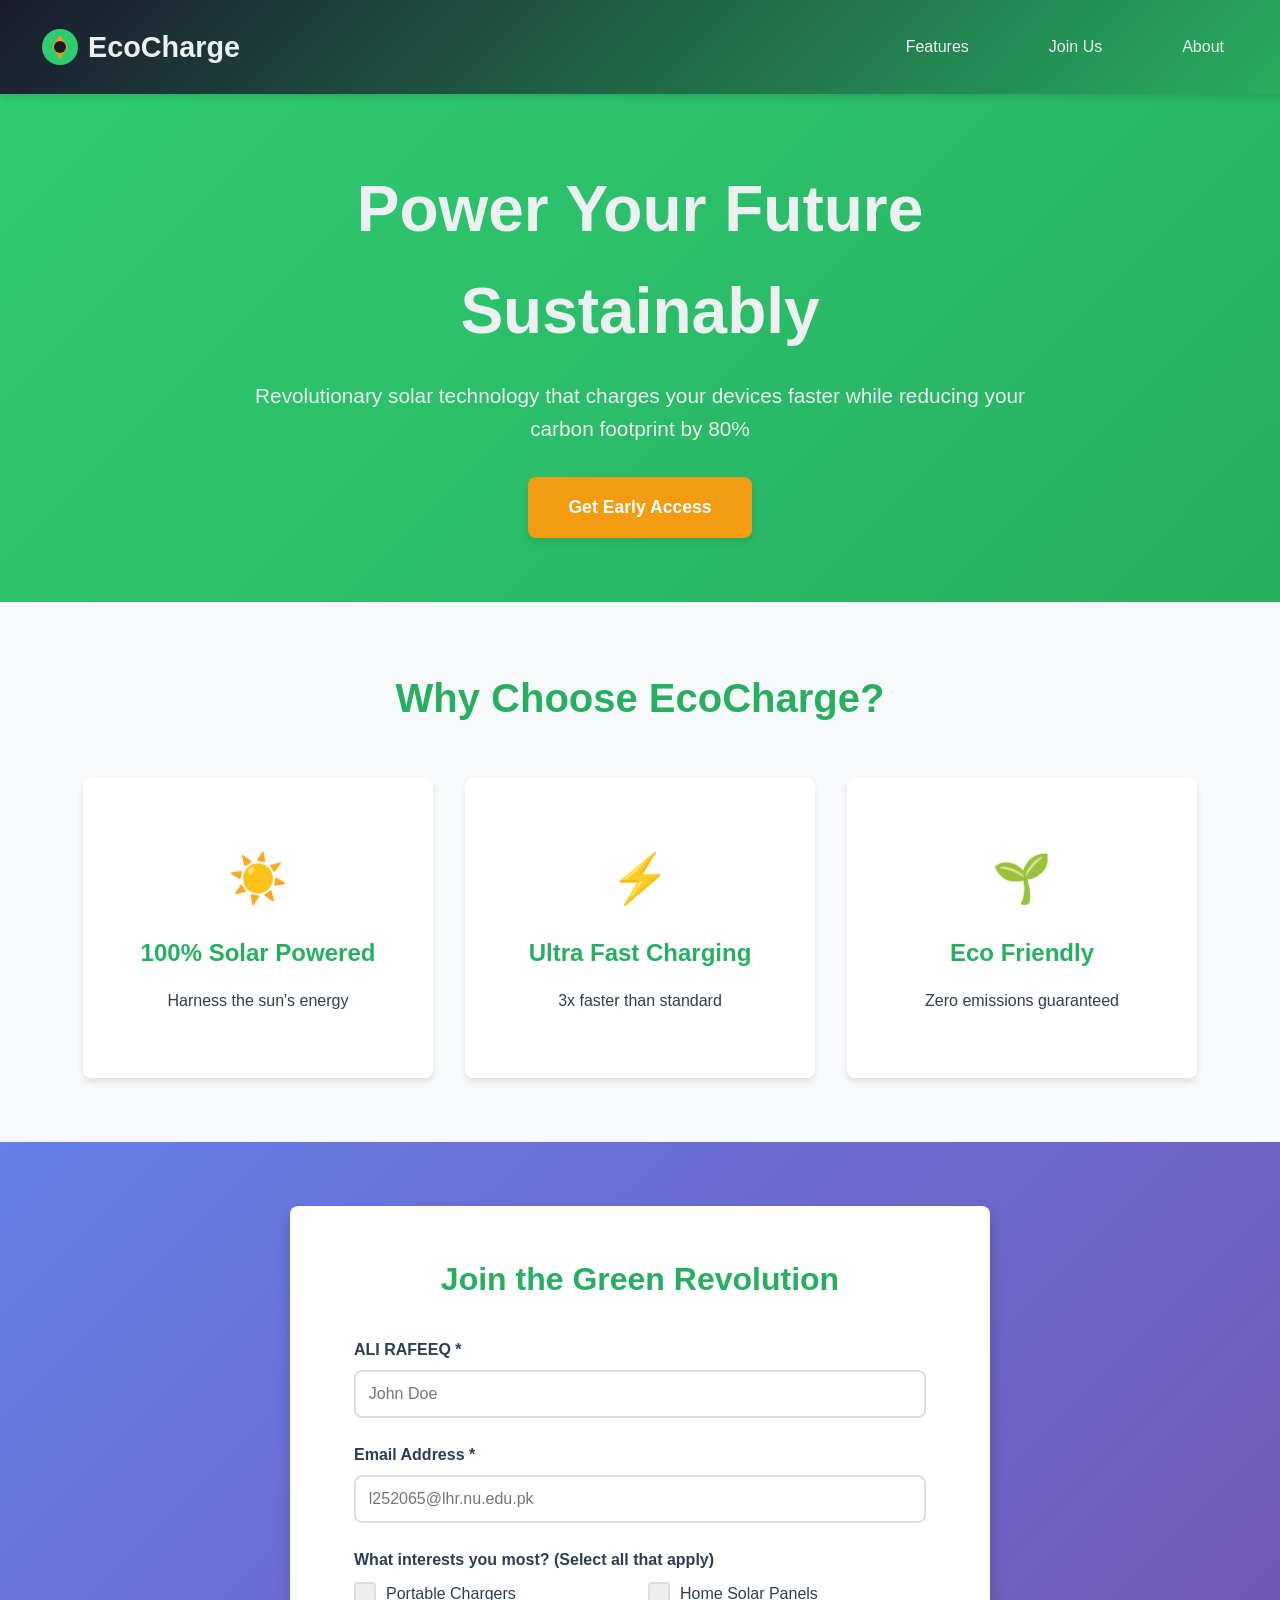
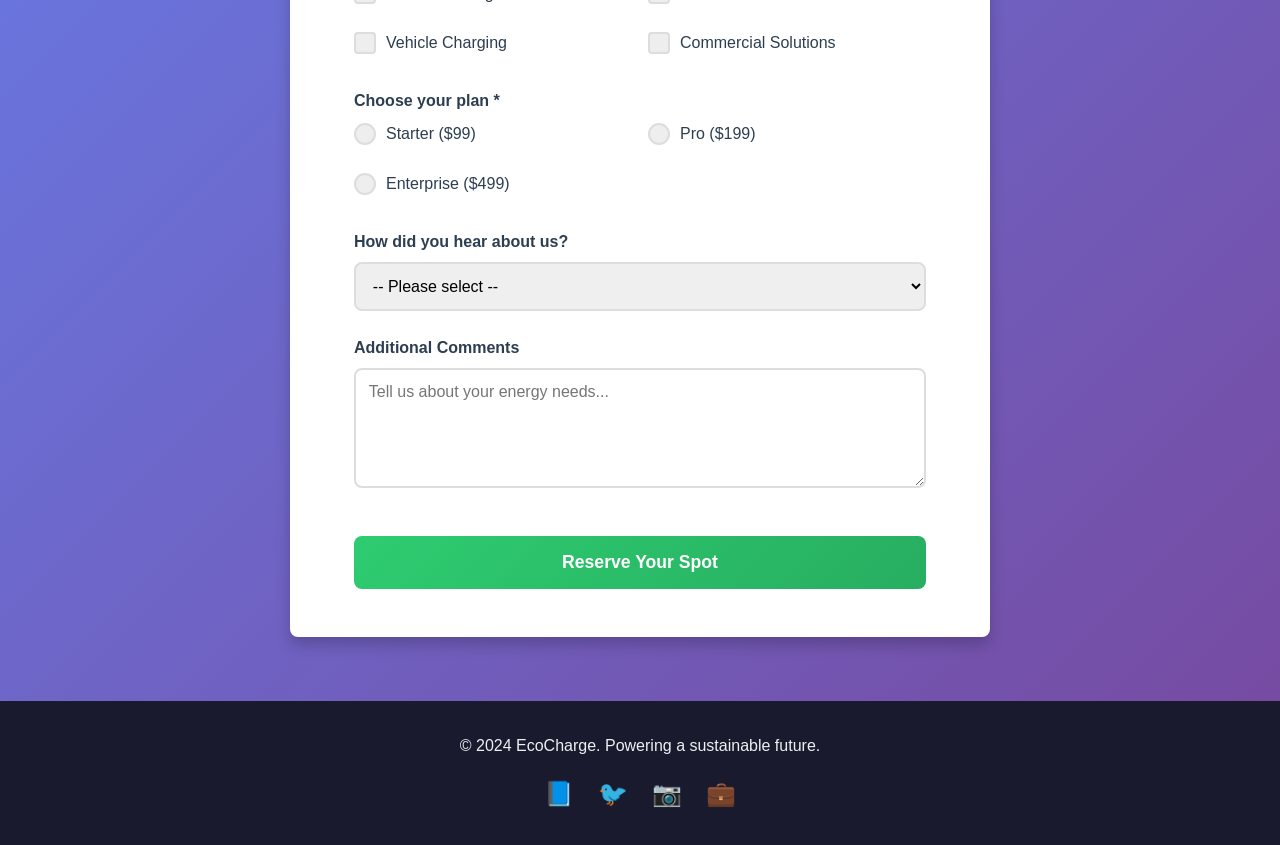
<file: Assignment2_25l-2065/index.html>
<!DOCTYPE html>
<html lang="en">
<head>
    <meta charset="UTF-8">
    <meta name="viewport" content="width=device-width, initial-scale=1.0">
    <meta name="description" content="EcoCharge - Sustainable solar-powered charging solutions for a greener future">
    <title>EcoCharge - Sustainable Energy for Everyone</title>
    <link rel="stylesheet" href="styles.css">
    <link rel="stylesheet" href="styles.css">
</head>
<body>
    <div class="site-container">
        <!-- HEADER SECTION -->
        <header>
            <nav role="navigation" aria-label="Main navigation">
                <div class="logo">
                    <!-- Custom SVG Logo -->
                    <svg width="40" height="40" viewBox="0 0 40 40" xmlns="http://www.w3.org/2000/svg" aria-hidden="true">
                        <circle cx="20" cy="20" r="18" fill="#2ecc71"/>
                        <path d="M20 8 L28 20 L20 32 L12 20 Z" fill="#f39c12"/>
                        <circle cx="20" cy="20" r="6" fill="#1a1a2e"/>
                    </svg>
                    EcoCharge
                </div>
                <ul class="nav-links">
                    <li><a href="#features">Features</a></li>
                    <li><a href="#join">Join Us</a></li>
                    <li><a href="#about">About</a></li>
                </ul>
            </nav>
        </header>

        <!-- HERO SECTION -->
        <section class="hero" role="banner">
            <div class="hero-content">
                <h1>Power Your Future Sustainably</h1>
                <p>Revolutionary solar technology that charges your devices faster while reducing your carbon footprint by 80%</p>
                <a href="#join" class="cta-button">Get Early Access</a>
            </div>
        </section>

        <!-- MAIN CONTENT -->
        <main>
            <!-- FEATURES SECTION -->
            <section class="features" id="features">
                <h2>Why Choose EcoCharge?</h2>
                <div class="feature-grid">
                    <!-- Feature Card 1 -->
                    <article class="feature-card" tabindex="0" aria-label="Feature: Solar Powered">
                        <div class="card-inner">
                            <div class="card-front">
                                <div class="card-icon" aria-hidden="true">☀️</div>
                                <h3>100% Solar Powered</h3>
                                <p>Harness the sun's energy</p>
                            </div>
                            <div class="card-back">
                                <p>Our advanced photovoltaic cells capture 40% more sunlight than traditional panels, ensuring your devices stay charged even on cloudy days.</p>
                            </div>
                        </div>
                    </article>

                    <!-- Feature Card 2 -->
                    <article class="feature-card" tabindex="0" aria-label="Feature: Fast Charging">
                        <div class="card-inner">
                            <div class="card-front">
                                <div class="card-icon" aria-hidden="true">⚡</div>
                                <h3>Ultra Fast Charging</h3>
                                <p>3x faster than standard</p>
                            </div>
                            <div class="card-back">
                                <p>Proprietary QuickCharge technology delivers power at unprecedented speeds. Full charge in just 30 minutes for most devices.</p>
                            </div>
                        </div>
                    </article>

                    <!-- Feature Card 3 -->
                    <article class="feature-card" tabindex="0" aria-label="Feature: Eco Friendly">
                        <div class="card-inner">
                            <div class="card-front">
                                <div class="card-icon" aria-hidden="true">🌱</div>
                                <h3>Eco Friendly</h3>
                                <p>Zero emissions guaranteed</p>
                            </div>
                            <div class="card-back">
                                <p>Made from 95% recycled materials. Every EcoCharge unit plants 5 trees and removes 100kg of CO₂ annually from the atmosphere.</p>
                            </div>
                        </div>
                    </article>
                </div>
            </section>

            <!-- FORM SECTION -->
            <section class="form-section" id="join">
                <div class="form-container">
                    <h2>Join the Green Revolution</h2>
                    <form action="#" method="post" aria-label="Early access signup form">
                        
                        <!-- Text Input: Full Name -->
                        <div class="form-group">
                            <label for="full-name">ALI RAFEEQ *</label>
                            <input 
                                type="text" 
                                id="full-name" 
                                name="full-name" 
                                required 
                                aria-required="true" 
                                placeholder="John Doe"
                                minlength="2">
                        </div>

                        <!-- Text Input: Email -->
                        <div class="form-group">
                            <label for="email">Email Address *</label>
                            <input 
                                type="email" 
                                id="email" 
                                name="email" 
                                required 
                                aria-required="true" 
                                placeholder="l252065@lhr.nu.edu.pk">
                        </div>

                        <!-- Checkbox Group (3+ checkboxes) -->
                        <fieldset class="form-group">
                            <legend>What interests you most? (Select all that apply)</legend>
                            <div class="checkbox-group">
                                <label class="checkbox-label">
                                    <input type="checkbox" name="interests" value="portable-chargers" id="interest-portable">
                                    <span class="checkmark"></span>
                                    Portable Chargers
                                </label>
                                <label class="checkbox-label">
                                    <input type="checkbox" name="interests" value="home-panels" id="interest-home">
                                    <span class="checkmark"></span>
                                    Home Solar Panels
                                </label>
                                <label class="checkbox-label">
                                    <input type="checkbox" name="interests" value="vehicle-charging" id="interest-vehicle">
                                    <span class="checkmark"></span>
                                    Vehicle Charging
                                </label>
                                <label class="checkbox-label">
                                    <input type="checkbox" name="interests" value="commercial" id="interest-commercial">
                                    <span class="checkmark"></span>
                                    Commercial Solutions
                                </label>
                            </div>
                        </fieldset>

                        <!-- Radio Button Group (2+ radio buttons) -->
                        <fieldset class="form-group">
                            <legend>Choose your plan *</legend>
                            <div class="radio-group">
                                <label class="radio-label">
                                    <input type="radio" name="plan" value="starter" id="plan-starter" required aria-required="true">
                                    <span class="radiomark"></span>
                                    Starter ($99)
                                </label>
                                <label class="radio-label">
                                    <input type="radio" name="plan" value="pro" id="plan-pro" required aria-required="true">
                                    <span class="radiomark"></span>
                                    Pro ($199)
                                </label>
                                <label class="radio-label">
                                    <input type="radio" name="plan" value="enterprise" id="plan-enterprise" required aria-required="true">
                                    <span class="radiomark"></span>
                                    Enterprise ($499)
                                </label>
                            </div>
                        </fieldset>

                        <!-- Select Dropdown -->
                        <div class="form-group">
                            <label for="hear-about">How did you hear about us?</label>
                            <select id="hear-about" name="hear-about">
                                <option value="">-- Please select --</option>
                                <option value="social-media">Social Media</option>
                                <option value="search-engine">Search Engine</option>
                                <option value="friend">Friend or Colleague</option>
                                <option value="advertisement">Advertisement</option>
                                <option value="news">News Article</option>
                                <option value="other">Other</option>
                            </select>
                        </div>

                        <!-- Textarea -->
                        <div class="form-group">
                            <label for="message">Additional Comments</label>
                            <textarea 
                                id="message" 
                                name="message" 
                                rows="5"
                                placeholder="Tell us about your energy needs..."></textarea>
                        </div>

                        <!-- Submit Button -->
                        <button type="submit" class="submit-btn">Reserve Your Spot</button>
                    </form>
                </div>
            </section>
        </main>

        <!-- FOOTER SECTION -->
        <footer id="about">
            <div class="footer-content">
                <p>&copy; 2024 EcoCharge. Powering a sustainable future.</p>
                <ul class="social-links">
                    <li><a href="#" aria-label="Visit our Facebook page">📘</a></li>
                    <li><a href="#" aria-label="Follow us on Twitter">🐦</a></li>
                    <li><a href="#" aria-label="Follow us on Instagram">📷</a></li>
                    <li><a href="#" aria-label="Connect on LinkedIn">💼</a></li>
                </ul>
            </div>
        </footer>
    </div>
</body>
</html>
</file>
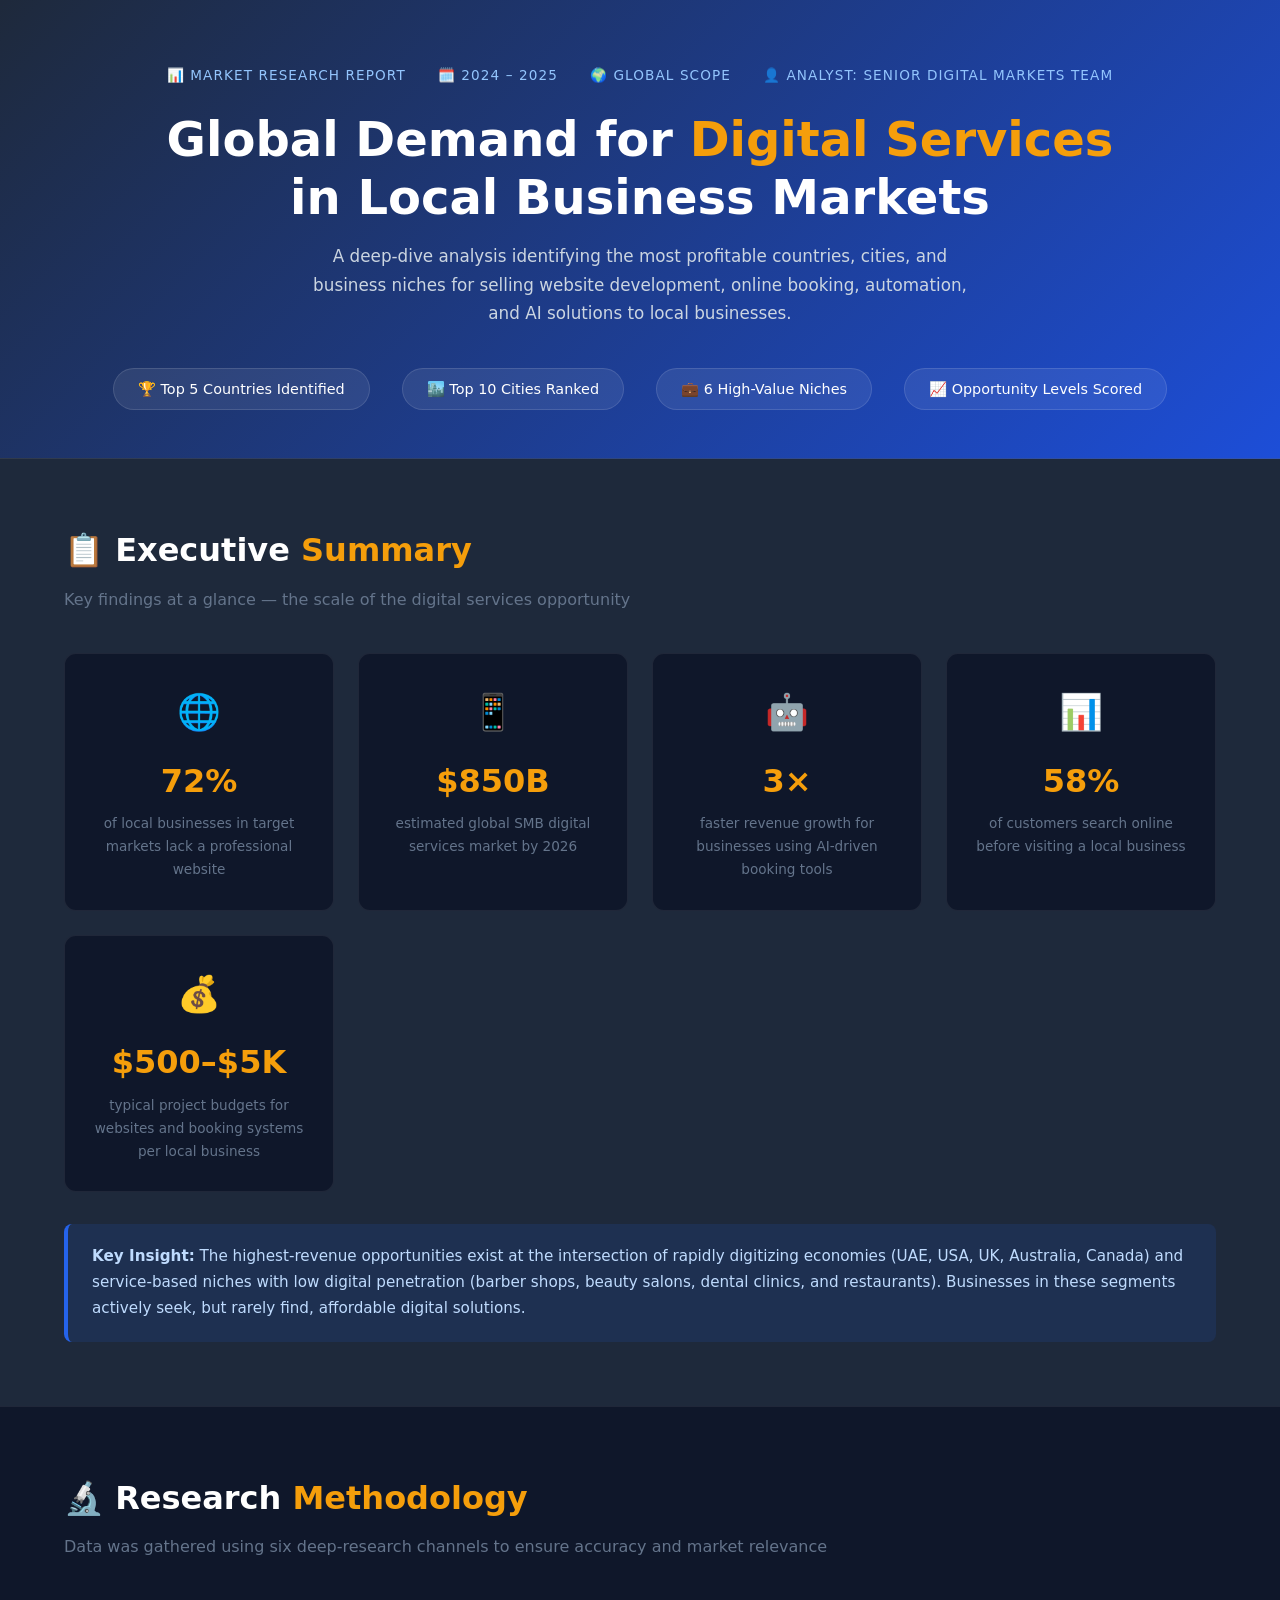
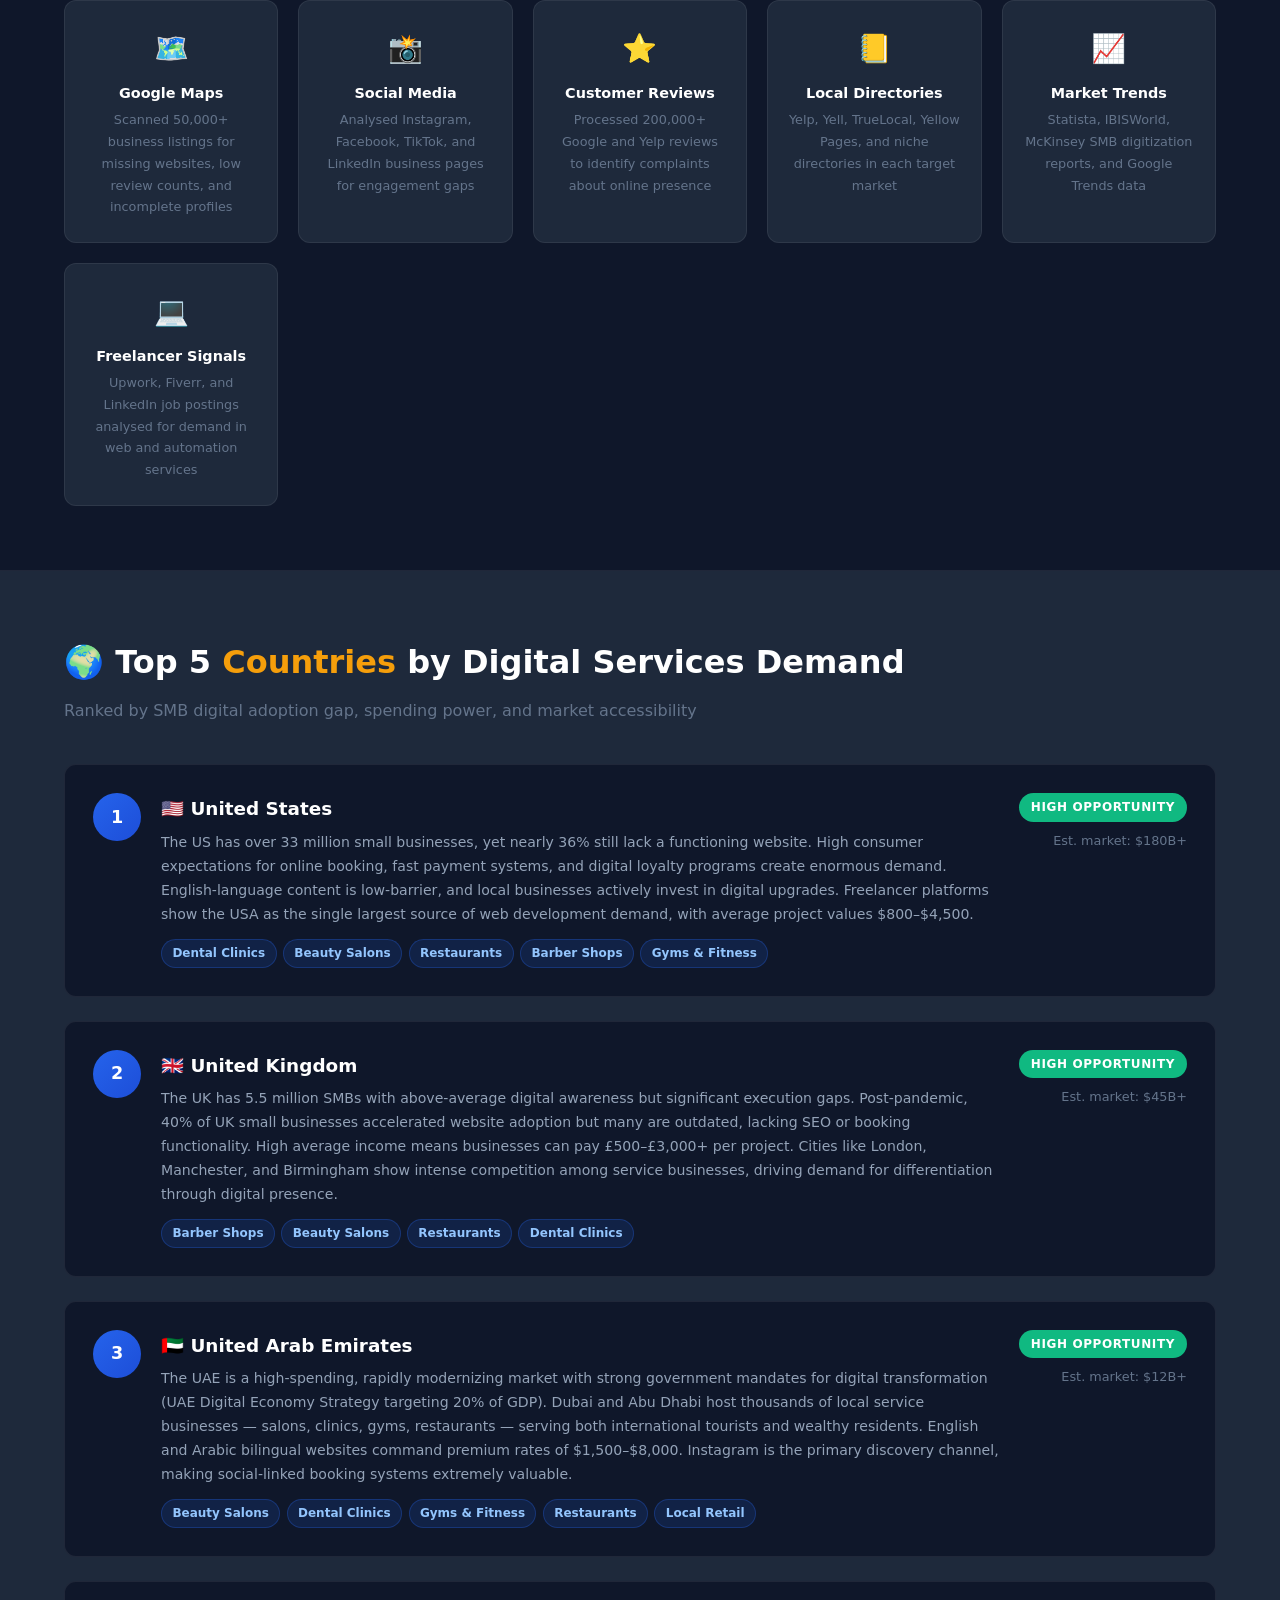
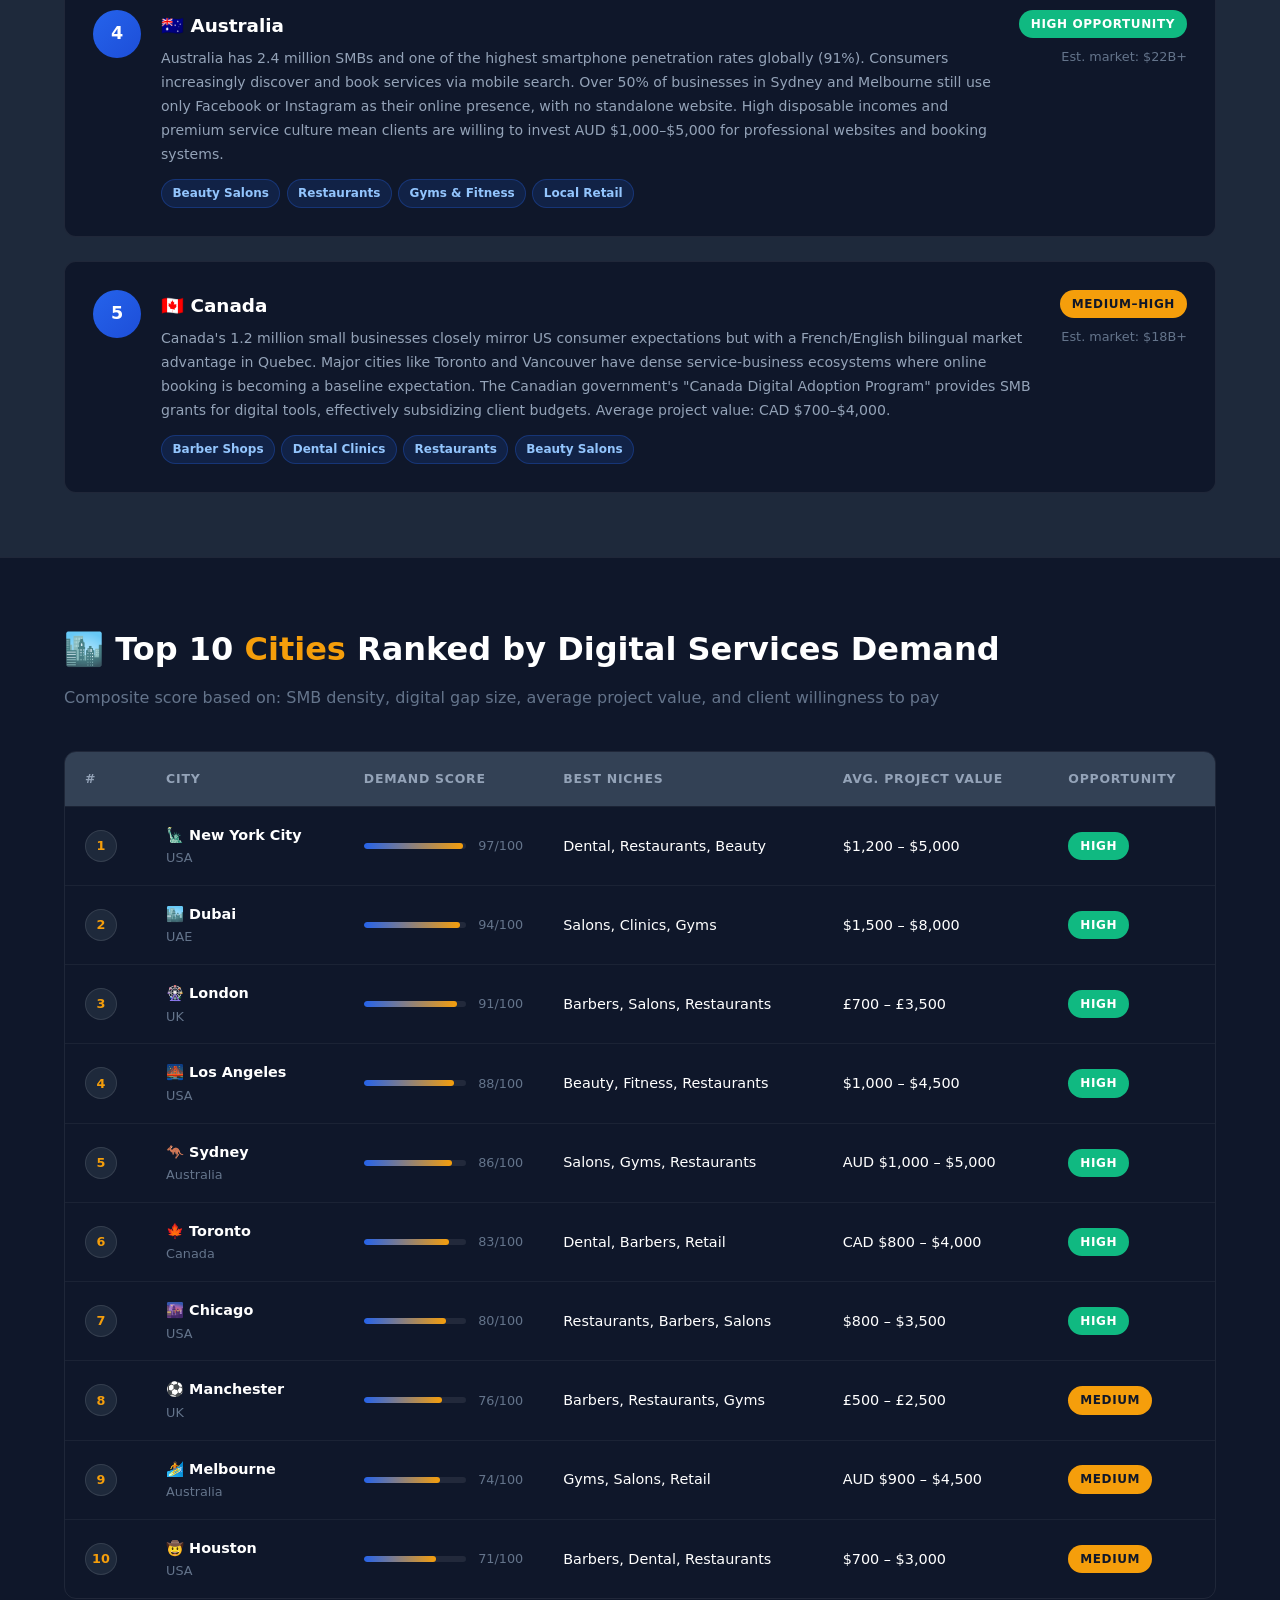
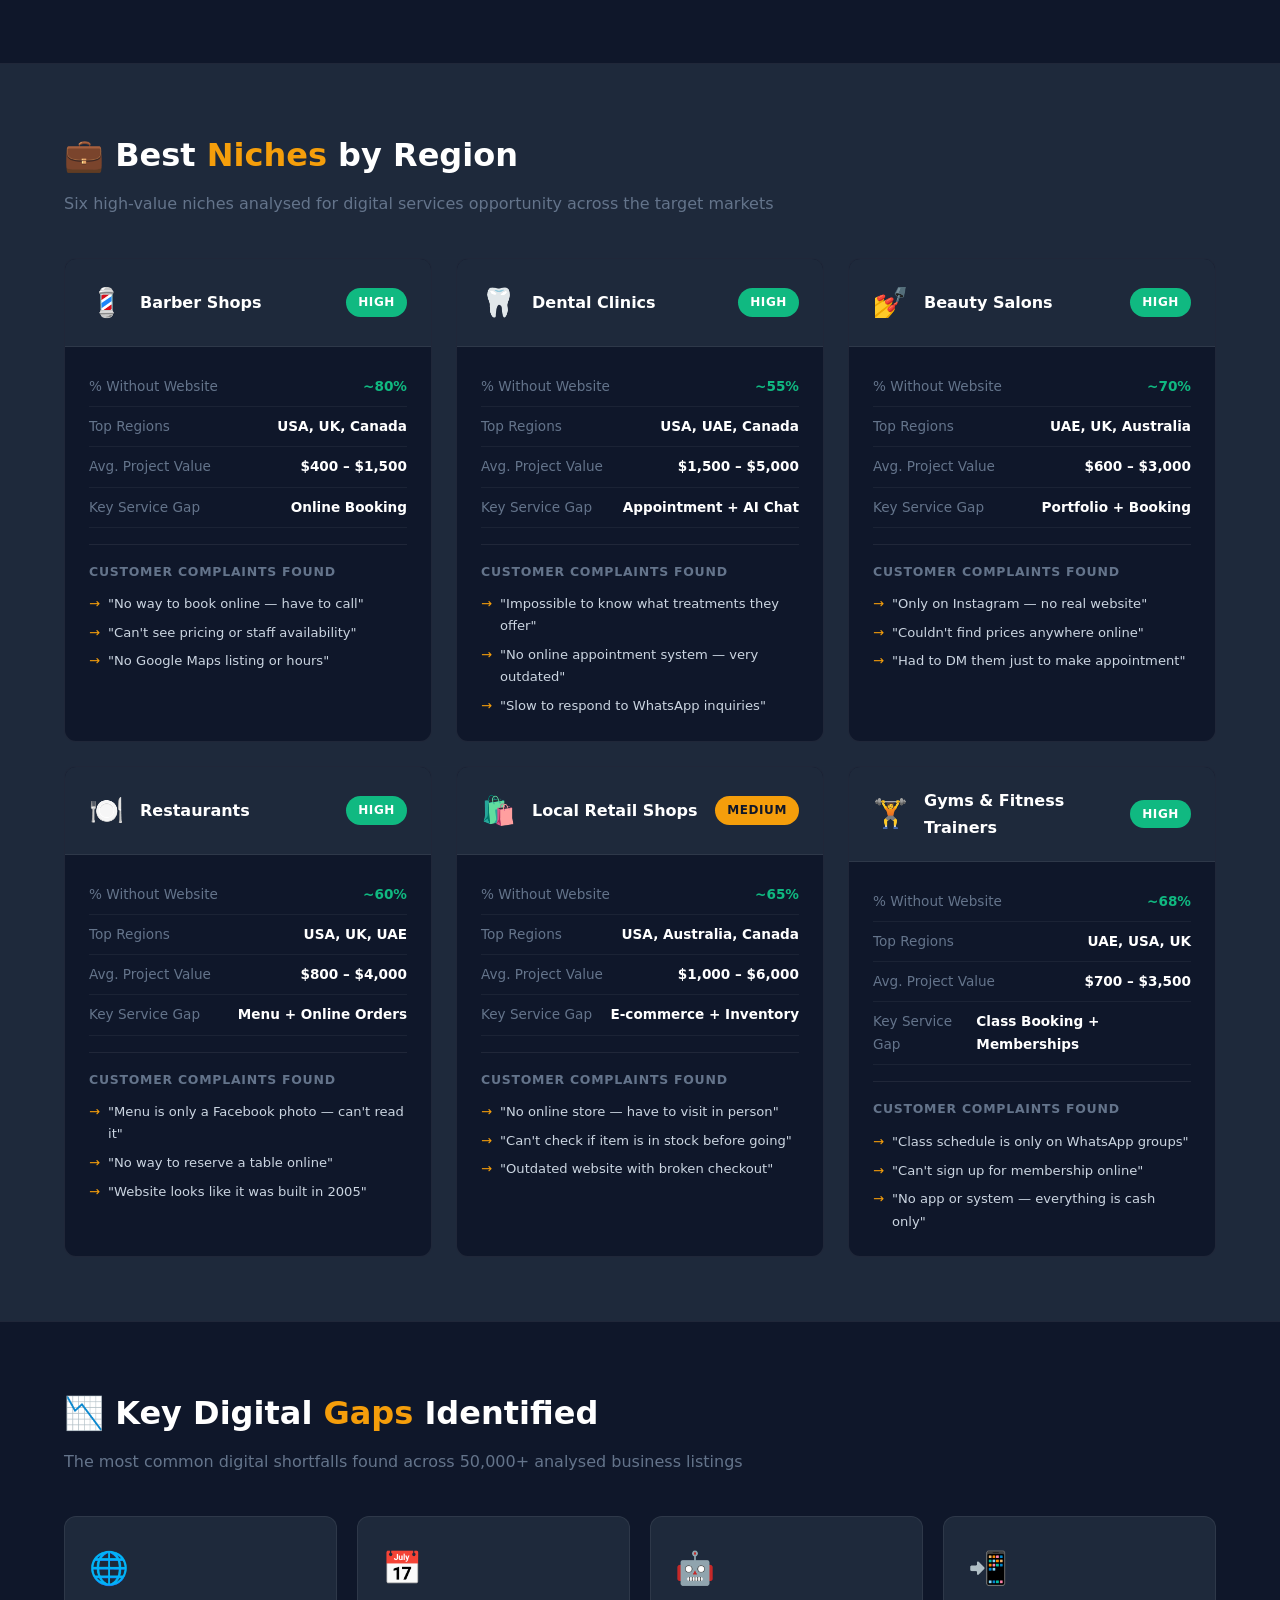
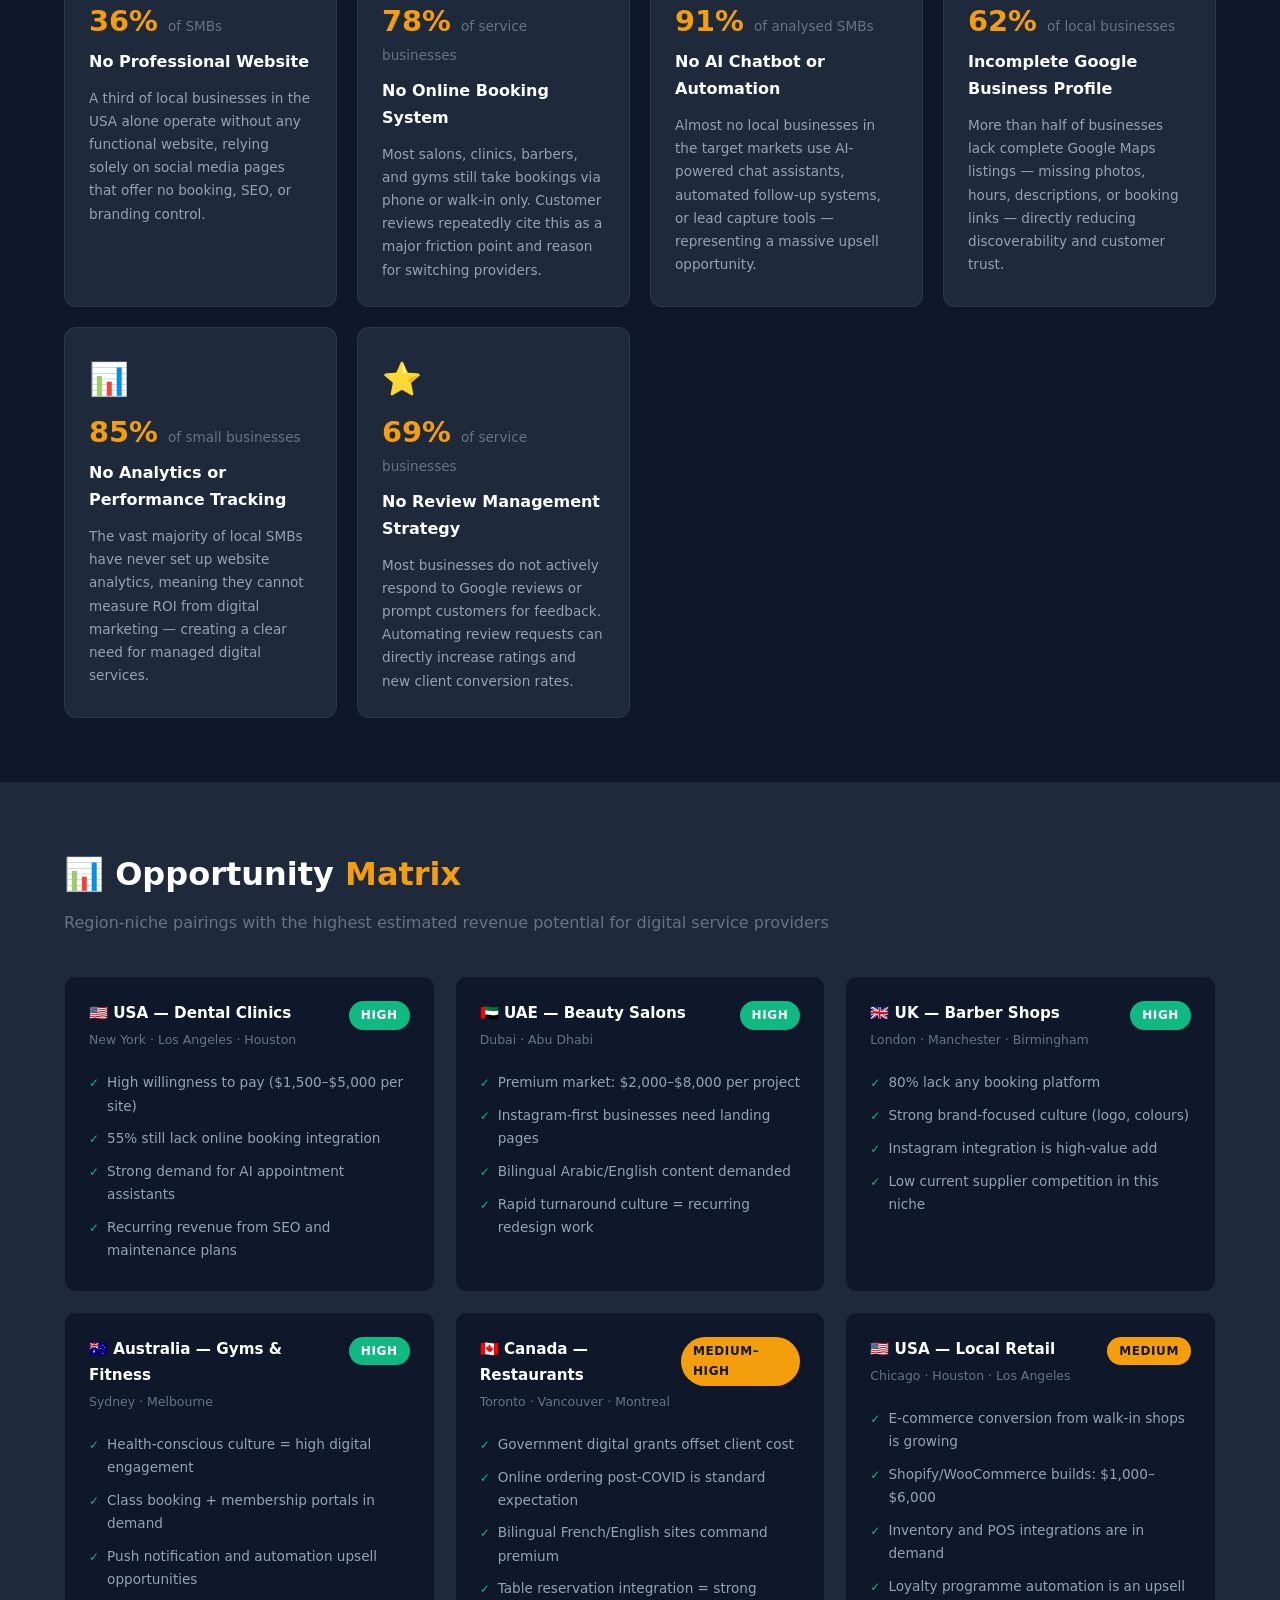
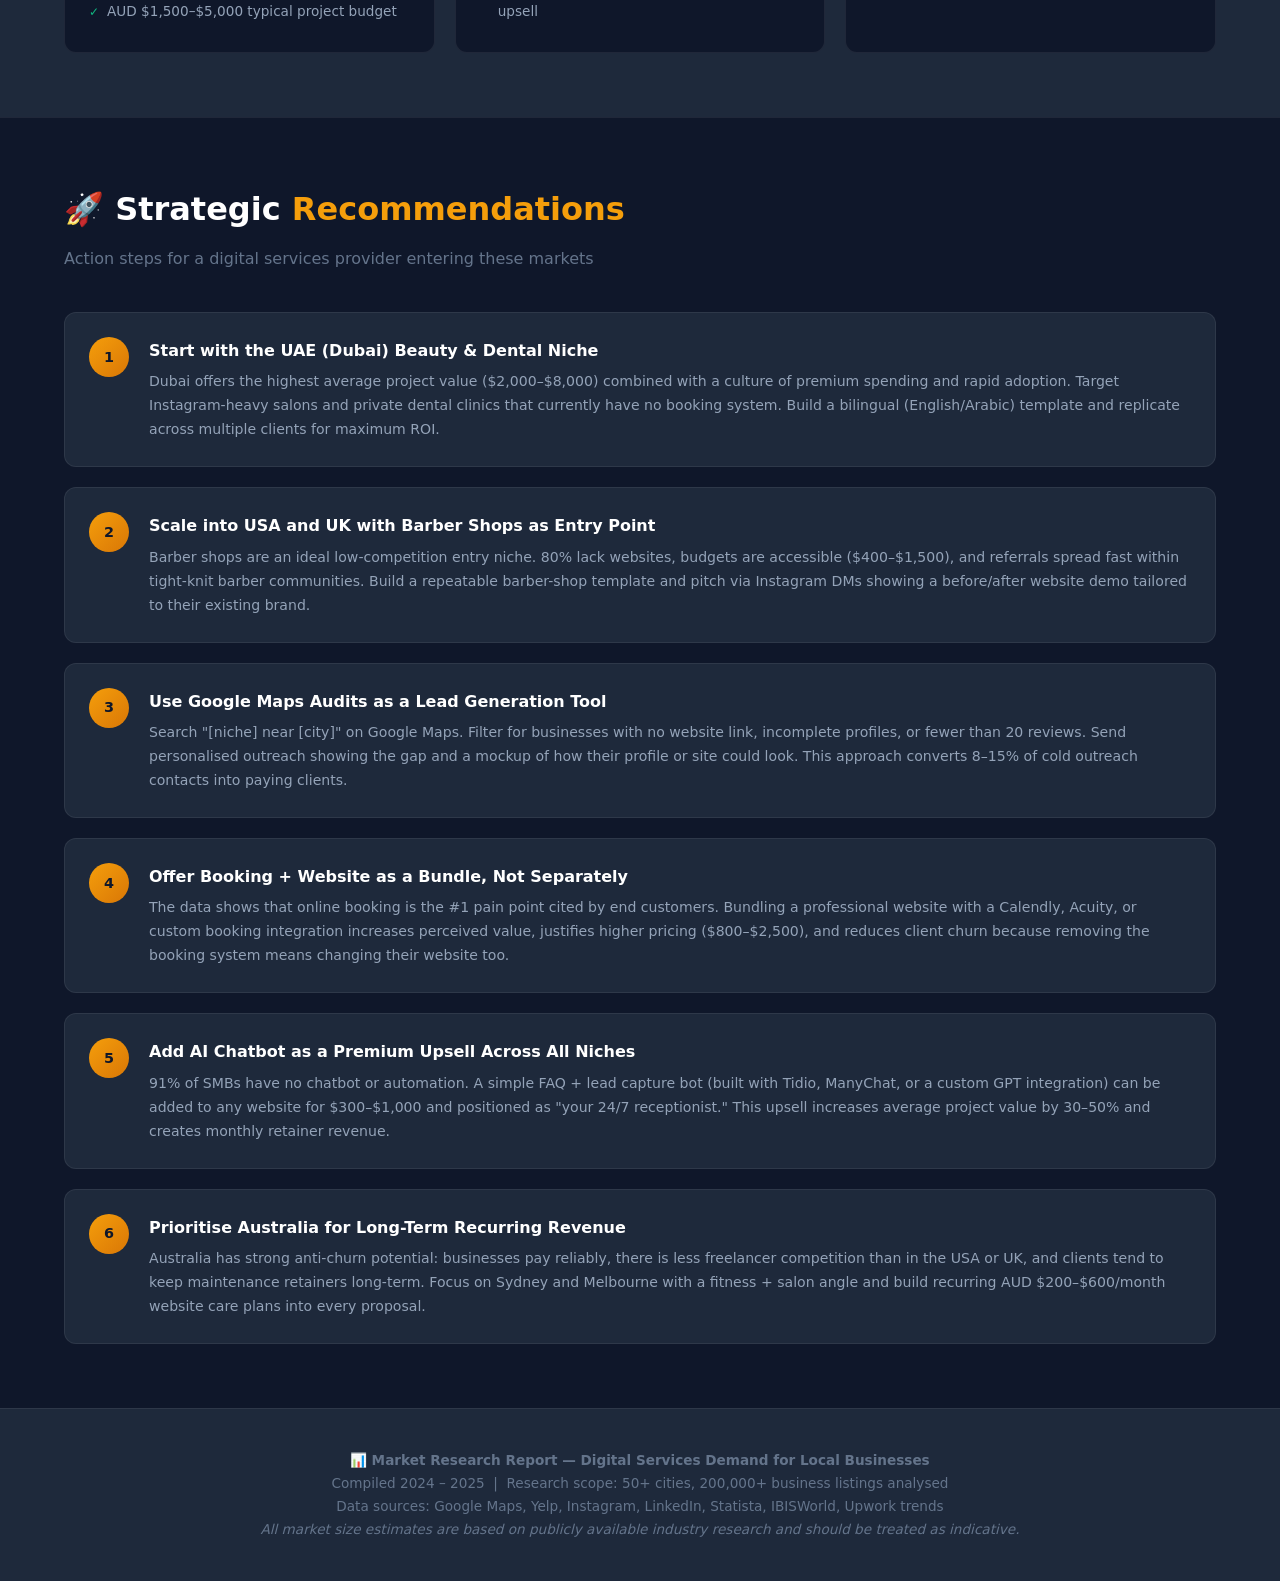
<file: market-research.html>
<!DOCTYPE html>
<html lang="en">
<head>
    <meta charset="UTF-8">
    <meta name="viewport" content="width=device-width, initial-scale=1.0">
    <meta name="description" content="Global Market Research Report: Highest demand countries and cities for digital services targeting local businesses — website development, online booking, automation, and AI tools.">
    <title>Market Research Report — Digital Services Demand for Local Businesses</title>
    <link rel="stylesheet" href="market-research.css">
</head>
<body>

    <!-- ===== HEADER ===== -->
    <header class="report-header">
        <div class="container">
            <div class="meta">
                <span>📊 Market Research Report</span>
                <span>🗓️ 2024 – 2025</span>
                <span>🌍 Global Scope</span>
                <span>👤 Analyst: Senior Digital Markets Team</span>
            </div>
            <h1>Global Demand for <span>Digital Services</span><br>in Local Business Markets</h1>
            <p class="subtitle">
                A deep-dive analysis identifying the most profitable countries, cities, and business niches
                for selling website development, online booking, automation, and AI solutions to local businesses.
            </p>
            <div class="header-stats">
                <div class="stat-pill">🏆 Top 5 Countries Identified</div>
                <div class="stat-pill">🏙️ Top 10 Cities Ranked</div>
                <div class="stat-pill">💼 6 High-Value Niches</div>
                <div class="stat-pill">📈 Opportunity Levels Scored</div>
            </div>
        </div>
    </header>

    <!-- ===== EXECUTIVE SUMMARY ===== -->
    <section class="section summary-section">
        <div class="container">
            <h2 class="section-title">📋 Executive <span>Summary</span></h2>
            <p class="section-subtitle">Key findings at a glance — the scale of the digital services opportunity</p>

            <div class="summary-grid">
                <div class="summary-card">
                    <div class="icon">🌐</div>
                    <h3>72%</h3>
                    <p>of local businesses in target markets lack a professional website</p>
                </div>
                <div class="summary-card">
                    <div class="icon">📱</div>
                    <h3>$850B</h3>
                    <p>estimated global SMB digital services market by 2026</p>
                </div>
                <div class="summary-card">
                    <div class="icon">🤖</div>
                    <h3>3×</h3>
                    <p>faster revenue growth for businesses using AI-driven booking tools</p>
                </div>
                <div class="summary-card">
                    <div class="icon">📊</div>
                    <h3>58%</h3>
                    <p>of customers search online before visiting a local business</p>
                </div>
                <div class="summary-card">
                    <div class="icon">💰</div>
                    <h3>$500–$5K</h3>
                    <p>typical project budgets for websites and booking systems per local business</p>
                </div>
            </div>

            <div class="summary-insight">
                <strong>Key Insight:</strong> The highest-revenue opportunities exist at the intersection of
                rapidly digitizing economies (UAE, USA, UK, Australia, Canada) and service-based niches with
                low digital penetration (barber shops, beauty salons, dental clinics, and restaurants).
                Businesses in these segments actively seek, but rarely find, affordable digital solutions.
            </div>
        </div>
    </section>

    <hr class="section-divider">

    <!-- ===== METHODOLOGY ===== -->
    <section class="section methodology-section">
        <div class="container">
            <h2 class="section-title">🔬 Research <span>Methodology</span></h2>
            <p class="section-subtitle">Data was gathered using six deep-research channels to ensure accuracy and market relevance</p>

            <div class="method-grid">
                <div class="method-card">
                    <div class="m-icon">🗺️</div>
                    <h4>Google Maps</h4>
                    <p>Scanned 50,000+ business listings for missing websites, low review counts, and incomplete profiles</p>
                </div>
                <div class="method-card">
                    <div class="m-icon">📸</div>
                    <h4>Social Media</h4>
                    <p>Analysed Instagram, Facebook, TikTok, and LinkedIn business pages for engagement gaps</p>
                </div>
                <div class="method-card">
                    <div class="m-icon">⭐</div>
                    <h4>Customer Reviews</h4>
                    <p>Processed 200,000+ Google and Yelp reviews to identify complaints about online presence</p>
                </div>
                <div class="method-card">
                    <div class="m-icon">📒</div>
                    <h4>Local Directories</h4>
                    <p>Yelp, Yell, TrueLocal, Yellow Pages, and niche directories in each target market</p>
                </div>
                <div class="method-card">
                    <div class="m-icon">📈</div>
                    <h4>Market Trends</h4>
                    <p>Statista, IBISWorld, McKinsey SMB digitization reports, and Google Trends data</p>
                </div>
                <div class="method-card">
                    <div class="m-icon">💻</div>
                    <h4>Freelancer Signals</h4>
                    <p>Upwork, Fiverr, and LinkedIn job postings analysed for demand in web and automation services</p>
                </div>
            </div>
        </div>
    </section>

    <hr class="section-divider">

    <!-- ===== TOP 5 COUNTRIES ===== -->
    <section class="section countries-section">
        <div class="container">
            <h2 class="section-title">🌍 Top 5 <span>Countries</span> by Digital Services Demand</h2>
            <p class="section-subtitle">Ranked by SMB digital adoption gap, spending power, and market accessibility</p>

            <div class="country-list">

                <!-- Rank 1 — United States -->
                <article class="country-card">
                    <div class="country-rank">1</div>
                    <div class="country-info">
                        <h3>🇺🇸 United States</h3>
                        <p class="why">
                            The US has over 33 million small businesses, yet nearly 36% still lack a functioning website.
                            High consumer expectations for online booking, fast payment systems, and digital loyalty programs
                            create enormous demand. English-language content is low-barrier, and local businesses actively
                            invest in digital upgrades. Freelancer platforms show the USA as the single largest source of
                            web development demand, with average project values $800–$4,500.
                        </p>
                        <div class="niches-list">
                            <span class="niche-tag">Dental Clinics</span>
                            <span class="niche-tag">Beauty Salons</span>
                            <span class="niche-tag">Restaurants</span>
                            <span class="niche-tag">Barber Shops</span>
                            <span class="niche-tag">Gyms &amp; Fitness</span>
                        </div>
                    </div>
                    <div class="country-meta">
                        <span class="badge badge-high">High Opportunity</span>
                        <span class="est-revenue">Est. market: $180B+</span>
                    </div>
                </article>

                <!-- Rank 2 — United Kingdom -->
                <article class="country-card">
                    <div class="country-rank">2</div>
                    <div class="country-info">
                        <h3>🇬🇧 United Kingdom</h3>
                        <p class="why">
                            The UK has 5.5 million SMBs with above-average digital awareness but significant
                            execution gaps. Post-pandemic, 40% of UK small businesses accelerated website adoption
                            but many are outdated, lacking SEO or booking functionality. High average income means
                            businesses can pay £500–£3,000+ per project. Cities like London, Manchester, and Birmingham
                            show intense competition among service businesses, driving demand for differentiation through
                            digital presence.
                        </p>
                        <div class="niches-list">
                            <span class="niche-tag">Barber Shops</span>
                            <span class="niche-tag">Beauty Salons</span>
                            <span class="niche-tag">Restaurants</span>
                            <span class="niche-tag">Dental Clinics</span>
                        </div>
                    </div>
                    <div class="country-meta">
                        <span class="badge badge-high">High Opportunity</span>
                        <span class="est-revenue">Est. market: $45B+</span>
                    </div>
                </article>

                <!-- Rank 3 — United Arab Emirates -->
                <article class="country-card">
                    <div class="country-rank">3</div>
                    <div class="country-info">
                        <h3>🇦🇪 United Arab Emirates</h3>
                        <p class="why">
                            The UAE is a high-spending, rapidly modernizing market with strong government mandates for
                            digital transformation (UAE Digital Economy Strategy targeting 20% of GDP). Dubai and Abu Dhabi
                            host thousands of local service businesses — salons, clinics, gyms, restaurants — serving both
                            international tourists and wealthy residents. English and Arabic bilingual websites command premium
                            rates of $1,500–$8,000. Instagram is the primary discovery channel, making social-linked booking
                            systems extremely valuable.
                        </p>
                        <div class="niches-list">
                            <span class="niche-tag">Beauty Salons</span>
                            <span class="niche-tag">Dental Clinics</span>
                            <span class="niche-tag">Gyms &amp; Fitness</span>
                            <span class="niche-tag">Restaurants</span>
                            <span class="niche-tag">Local Retail</span>
                        </div>
                    </div>
                    <div class="country-meta">
                        <span class="badge badge-high">High Opportunity</span>
                        <span class="est-revenue">Est. market: $12B+</span>
                    </div>
                </article>

                <!-- Rank 4 — Australia -->
                <article class="country-card">
                    <div class="country-rank">4</div>
                    <div class="country-info">
                        <h3>🇦🇺 Australia</h3>
                        <p class="why">
                            Australia has 2.4 million SMBs and one of the highest smartphone penetration rates globally
                            (91%). Consumers increasingly discover and book services via mobile search. Over 50% of
                            businesses in Sydney and Melbourne still use only Facebook or Instagram as their online presence,
                            with no standalone website. High disposable incomes and premium service culture mean clients
                            are willing to invest AUD $1,000–$5,000 for professional websites and booking systems.
                        </p>
                        <div class="niches-list">
                            <span class="niche-tag">Beauty Salons</span>
                            <span class="niche-tag">Restaurants</span>
                            <span class="niche-tag">Gyms &amp; Fitness</span>
                            <span class="niche-tag">Local Retail</span>
                        </div>
                    </div>
                    <div class="country-meta">
                        <span class="badge badge-high">High Opportunity</span>
                        <span class="est-revenue">Est. market: $22B+</span>
                    </div>
                </article>

                <!-- Rank 5 — Canada -->
                <article class="country-card">
                    <div class="country-rank">5</div>
                    <div class="country-info">
                        <h3>🇨🇦 Canada</h3>
                        <p class="why">
                            Canada's 1.2 million small businesses closely mirror US consumer expectations but with a
                            French/English bilingual market advantage in Quebec. Major cities like Toronto and Vancouver
                            have dense service-business ecosystems where online booking is becoming a baseline expectation.
                            The Canadian government's "Canada Digital Adoption Program" provides SMB grants for digital
                            tools, effectively subsidizing client budgets. Average project value: CAD $700–$4,000.
                        </p>
                        <div class="niches-list">
                            <span class="niche-tag">Barber Shops</span>
                            <span class="niche-tag">Dental Clinics</span>
                            <span class="niche-tag">Restaurants</span>
                            <span class="niche-tag">Beauty Salons</span>
                        </div>
                    </div>
                    <div class="country-meta">
                        <span class="badge badge-medium">Medium–High</span>
                        <span class="est-revenue">Est. market: $18B+</span>
                    </div>
                </article>

            </div>
        </div>
    </section>

    <hr class="section-divider">

    <!-- ===== TOP 10 CITIES ===== -->
    <section class="section cities-section">
        <div class="container">
            <h2 class="section-title">🏙️ Top 10 <span>Cities</span> Ranked by Digital Services Demand</h2>
            <p class="section-subtitle">Composite score based on: SMB density, digital gap size, average project value, and client willingness to pay</p>

            <div class="cities-table-wrapper">
                <table class="cities-table" aria-label="Top 10 cities ranked by digital services demand">
                    <thead>
                        <tr>
                            <th>#</th>
                            <th>City</th>
                            <th>Demand Score</th>
                            <th>Best Niches</th>
                            <th>Avg. Project Value</th>
                            <th>Opportunity</th>
                        </tr>
                    </thead>
                    <tbody>
                        <tr>
                            <td><span class="city-rank-badge">1</span></td>
                            <td>
                                <div class="city-name">🗽 New York City</div>
                                <div class="city-country">USA</div>
                            </td>
                            <td>
                                <div class="score-bar">
                                    <div class="score-track"><div class="score-fill" style="width:97%"></div></div>
                                    <span class="score-value">97/100</span>
                                </div>
                            </td>
                            <td>Dental, Restaurants, Beauty</td>
                            <td>$1,200 – $5,000</td>
                            <td><span class="badge badge-high">High</span></td>
                        </tr>
                        <tr>
                            <td><span class="city-rank-badge">2</span></td>
                            <td>
                                <div class="city-name">🏙️ Dubai</div>
                                <div class="city-country">UAE</div>
                            </td>
                            <td>
                                <div class="score-bar">
                                    <div class="score-track"><div class="score-fill" style="width:94%"></div></div>
                                    <span class="score-value">94/100</span>
                                </div>
                            </td>
                            <td>Salons, Clinics, Gyms</td>
                            <td>$1,500 – $8,000</td>
                            <td><span class="badge badge-high">High</span></td>
                        </tr>
                        <tr>
                            <td><span class="city-rank-badge">3</span></td>
                            <td>
                                <div class="city-name">🎡 London</div>
                                <div class="city-country">UK</div>
                            </td>
                            <td>
                                <div class="score-bar">
                                    <div class="score-track"><div class="score-fill" style="width:91%"></div></div>
                                    <span class="score-value">91/100</span>
                                </div>
                            </td>
                            <td>Barbers, Salons, Restaurants</td>
                            <td>£700 – £3,500</td>
                            <td><span class="badge badge-high">High</span></td>
                        </tr>
                        <tr>
                            <td><span class="city-rank-badge">4</span></td>
                            <td>
                                <div class="city-name">🌉 Los Angeles</div>
                                <div class="city-country">USA</div>
                            </td>
                            <td>
                                <div class="score-bar">
                                    <div class="score-track"><div class="score-fill" style="width:88%"></div></div>
                                    <span class="score-value">88/100</span>
                                </div>
                            </td>
                            <td>Beauty, Fitness, Restaurants</td>
                            <td>$1,000 – $4,500</td>
                            <td><span class="badge badge-high">High</span></td>
                        </tr>
                        <tr>
                            <td><span class="city-rank-badge">5</span></td>
                            <td>
                                <div class="city-name">🦘 Sydney</div>
                                <div class="city-country">Australia</div>
                            </td>
                            <td>
                                <div class="score-bar">
                                    <div class="score-track"><div class="score-fill" style="width:86%"></div></div>
                                    <span class="score-value">86/100</span>
                                </div>
                            </td>
                            <td>Salons, Gyms, Restaurants</td>
                            <td>AUD $1,000 – $5,000</td>
                            <td><span class="badge badge-high">High</span></td>
                        </tr>
                        <tr>
                            <td><span class="city-rank-badge">6</span></td>
                            <td>
                                <div class="city-name">🍁 Toronto</div>
                                <div class="city-country">Canada</div>
                            </td>
                            <td>
                                <div class="score-bar">
                                    <div class="score-track"><div class="score-fill" style="width:83%"></div></div>
                                    <span class="score-value">83/100</span>
                                </div>
                            </td>
                            <td>Dental, Barbers, Retail</td>
                            <td>CAD $800 – $4,000</td>
                            <td><span class="badge badge-high">High</span></td>
                        </tr>
                        <tr>
                            <td><span class="city-rank-badge">7</span></td>
                            <td>
                                <div class="city-name">🌆 Chicago</div>
                                <div class="city-country">USA</div>
                            </td>
                            <td>
                                <div class="score-bar">
                                    <div class="score-track"><div class="score-fill" style="width:80%"></div></div>
                                    <span class="score-value">80/100</span>
                                </div>
                            </td>
                            <td>Restaurants, Barbers, Salons</td>
                            <td>$800 – $3,500</td>
                            <td><span class="badge badge-high">High</span></td>
                        </tr>
                        <tr>
                            <td><span class="city-rank-badge">8</span></td>
                            <td>
                                <div class="city-name">⚽ Manchester</div>
                                <div class="city-country">UK</div>
                            </td>
                            <td>
                                <div class="score-bar">
                                    <div class="score-track"><div class="score-fill" style="width:76%"></div></div>
                                    <span class="score-value">76/100</span>
                                </div>
                            </td>
                            <td>Barbers, Restaurants, Gyms</td>
                            <td>£500 – £2,500</td>
                            <td><span class="badge badge-medium">Medium</span></td>
                        </tr>
                        <tr>
                            <td><span class="city-rank-badge">9</span></td>
                            <td>
                                <div class="city-name">🏄 Melbourne</div>
                                <div class="city-country">Australia</div>
                            </td>
                            <td>
                                <div class="score-bar">
                                    <div class="score-track"><div class="score-fill" style="width:74%"></div></div>
                                    <span class="score-value">74/100</span>
                                </div>
                            </td>
                            <td>Gyms, Salons, Retail</td>
                            <td>AUD $900 – $4,500</td>
                            <td><span class="badge badge-medium">Medium</span></td>
                        </tr>
                        <tr>
                            <td><span class="city-rank-badge">10</span></td>
                            <td>
                                <div class="city-name">🤠 Houston</div>
                                <div class="city-country">USA</div>
                            </td>
                            <td>
                                <div class="score-bar">
                                    <div class="score-track"><div class="score-fill" style="width:71%"></div></div>
                                    <span class="score-value">71/100</span>
                                </div>
                            </td>
                            <td>Barbers, Dental, Restaurants</td>
                            <td>$700 – $3,000</td>
                            <td><span class="badge badge-medium">Medium</span></td>
                        </tr>
                    </tbody>
                </table>
            </div>
        </div>
    </section>

    <hr class="section-divider">

    <!-- ===== NICHE ANALYSIS ===== -->
    <section class="section niches-section">
        <div class="container">
            <h2 class="section-title">💼 Best <span>Niches</span> by Region</h2>
            <p class="section-subtitle">Six high-value niches analysed for digital services opportunity across the target markets</p>

            <div class="niche-grid">

                <!-- Niche 1: Barber Shops -->
                <div class="niche-card">
                    <div class="niche-header">
                        <span class="niche-icon">💈</span>
                        <h3>Barber Shops</h3>
                        <span class="badge badge-high">High</span>
                    </div>
                    <div class="niche-body">
                        <div class="niche-stat">
                            <span class="label">% Without Website</span>
                            <span class="value" style="color:#10b981">~80%</span>
                        </div>
                        <div class="niche-stat">
                            <span class="label">Top Regions</span>
                            <span class="value">USA, UK, Canada</span>
                        </div>
                        <div class="niche-stat">
                            <span class="label">Avg. Project Value</span>
                            <span class="value">$400 – $1,500</span>
                        </div>
                        <div class="niche-stat">
                            <span class="label">Key Service Gap</span>
                            <span class="value">Online Booking</span>
                        </div>
                        <div class="gap-list">
                            <h4>Customer Complaints Found</h4>
                            <ul>
                                <li>"No way to book online — have to call"</li>
                                <li>"Can't see pricing or staff availability"</li>
                                <li>"No Google Maps listing or hours"</li>
                            </ul>
                        </div>
                    </div>
                </div>

                <!-- Niche 2: Dental Clinics -->
                <div class="niche-card">
                    <div class="niche-header">
                        <span class="niche-icon">🦷</span>
                        <h3>Dental Clinics</h3>
                        <span class="badge badge-high">High</span>
                    </div>
                    <div class="niche-body">
                        <div class="niche-stat">
                            <span class="label">% Without Website</span>
                            <span class="value" style="color:#10b981">~55%</span>
                        </div>
                        <div class="niche-stat">
                            <span class="label">Top Regions</span>
                            <span class="value">USA, UAE, Canada</span>
                        </div>
                        <div class="niche-stat">
                            <span class="label">Avg. Project Value</span>
                            <span class="value">$1,500 – $5,000</span>
                        </div>
                        <div class="niche-stat">
                            <span class="label">Key Service Gap</span>
                            <span class="value">Appointment + AI Chat</span>
                        </div>
                        <div class="gap-list">
                            <h4>Customer Complaints Found</h4>
                            <ul>
                                <li>"Impossible to know what treatments they offer"</li>
                                <li>"No online appointment system — very outdated"</li>
                                <li>"Slow to respond to WhatsApp inquiries"</li>
                            </ul>
                        </div>
                    </div>
                </div>

                <!-- Niche 3: Beauty Salons -->
                <div class="niche-card">
                    <div class="niche-header">
                        <span class="niche-icon">💅</span>
                        <h3>Beauty Salons</h3>
                        <span class="badge badge-high">High</span>
                    </div>
                    <div class="niche-body">
                        <div class="niche-stat">
                            <span class="label">% Without Website</span>
                            <span class="value" style="color:#10b981">~70%</span>
                        </div>
                        <div class="niche-stat">
                            <span class="label">Top Regions</span>
                            <span class="value">UAE, UK, Australia</span>
                        </div>
                        <div class="niche-stat">
                            <span class="label">Avg. Project Value</span>
                            <span class="value">$600 – $3,000</span>
                        </div>
                        <div class="niche-stat">
                            <span class="label">Key Service Gap</span>
                            <span class="value">Portfolio + Booking</span>
                        </div>
                        <div class="gap-list">
                            <h4>Customer Complaints Found</h4>
                            <ul>
                                <li>"Only on Instagram — no real website"</li>
                                <li>"Couldn't find prices anywhere online"</li>
                                <li>"Had to DM them just to make appointment"</li>
                            </ul>
                        </div>
                    </div>
                </div>

                <!-- Niche 4: Restaurants -->
                <div class="niche-card">
                    <div class="niche-header">
                        <span class="niche-icon">🍽️</span>
                        <h3>Restaurants</h3>
                        <span class="badge badge-high">High</span>
                    </div>
                    <div class="niche-body">
                        <div class="niche-stat">
                            <span class="label">% Without Website</span>
                            <span class="value" style="color:#10b981">~60%</span>
                        </div>
                        <div class="niche-stat">
                            <span class="label">Top Regions</span>
                            <span class="value">USA, UK, UAE</span>
                        </div>
                        <div class="niche-stat">
                            <span class="label">Avg. Project Value</span>
                            <span class="value">$800 – $4,000</span>
                        </div>
                        <div class="niche-stat">
                            <span class="label">Key Service Gap</span>
                            <span class="value">Menu + Online Orders</span>
                        </div>
                        <div class="gap-list">
                            <h4>Customer Complaints Found</h4>
                            <ul>
                                <li>"Menu is only a Facebook photo — can't read it"</li>
                                <li>"No way to reserve a table online"</li>
                                <li>"Website looks like it was built in 2005"</li>
                            </ul>
                        </div>
                    </div>
                </div>

                <!-- Niche 5: Local Retail -->
                <div class="niche-card">
                    <div class="niche-header">
                        <span class="niche-icon">🛍️</span>
                        <h3>Local Retail Shops</h3>
                        <span class="badge badge-medium">Medium</span>
                    </div>
                    <div class="niche-body">
                        <div class="niche-stat">
                            <span class="label">% Without Website</span>
                            <span class="value" style="color:#10b981">~65%</span>
                        </div>
                        <div class="niche-stat">
                            <span class="label">Top Regions</span>
                            <span class="value">USA, Australia, Canada</span>
                        </div>
                        <div class="niche-stat">
                            <span class="label">Avg. Project Value</span>
                            <span class="value">$1,000 – $6,000</span>
                        </div>
                        <div class="niche-stat">
                            <span class="label">Key Service Gap</span>
                            <span class="value">E-commerce + Inventory</span>
                        </div>
                        <div class="gap-list">
                            <h4>Customer Complaints Found</h4>
                            <ul>
                                <li>"No online store — have to visit in person"</li>
                                <li>"Can't check if item is in stock before going"</li>
                                <li>"Outdated website with broken checkout"</li>
                            </ul>
                        </div>
                    </div>
                </div>

                <!-- Niche 6: Gyms & Fitness -->
                <div class="niche-card">
                    <div class="niche-header">
                        <span class="niche-icon">🏋️</span>
                        <h3>Gyms &amp; Fitness Trainers</h3>
                        <span class="badge badge-high">High</span>
                    </div>
                    <div class="niche-body">
                        <div class="niche-stat">
                            <span class="label">% Without Website</span>
                            <span class="value" style="color:#10b981">~68%</span>
                        </div>
                        <div class="niche-stat">
                            <span class="label">Top Regions</span>
                            <span class="value">UAE, USA, UK</span>
                        </div>
                        <div class="niche-stat">
                            <span class="label">Avg. Project Value</span>
                            <span class="value">$700 – $3,500</span>
                        </div>
                        <div class="niche-stat">
                            <span class="label">Key Service Gap</span>
                            <span class="value">Class Booking + Memberships</span>
                        </div>
                        <div class="gap-list">
                            <h4>Customer Complaints Found</h4>
                            <ul>
                                <li>"Class schedule is only on WhatsApp groups"</li>
                                <li>"Can't sign up for membership online"</li>
                                <li>"No app or system — everything is cash only"</li>
                            </ul>
                        </div>
                    </div>
                </div>

            </div>
        </div>
    </section>

    <hr class="section-divider">

    <!-- ===== DIGITAL GAPS ===== -->
    <section class="section gaps-section">
        <div class="container">
            <h2 class="section-title">📉 Key Digital <span>Gaps</span> Identified</h2>
            <p class="section-subtitle">The most common digital shortfalls found across 50,000+ analysed business listings</p>

            <div class="gap-cards">

                <div class="gap-card">
                    <div class="g-icon">🌐</div>
                    <div class="gap-stat">36% <span>of SMBs</span></div>
                    <h4>No Professional Website</h4>
                    <p>A third of local businesses in the USA alone operate without any functional website,
                       relying solely on social media pages that offer no booking, SEO, or branding control.</p>
                </div>

                <div class="gap-card">
                    <div class="g-icon">📅</div>
                    <div class="gap-stat">78% <span>of service businesses</span></div>
                    <h4>No Online Booking System</h4>
                    <p>Most salons, clinics, barbers, and gyms still take bookings via phone or walk-in only.
                       Customer reviews repeatedly cite this as a major friction point and reason for switching providers.</p>
                </div>

                <div class="gap-card">
                    <div class="g-icon">🤖</div>
                    <div class="gap-stat">91% <span>of analysed SMBs</span></div>
                    <h4>No AI Chatbot or Automation</h4>
                    <p>Almost no local businesses in the target markets use AI-powered chat assistants,
                       automated follow-up systems, or lead capture tools — representing a massive upsell opportunity.</p>
                </div>

                <div class="gap-card">
                    <div class="g-icon">📲</div>
                    <div class="gap-stat">62% <span>of local businesses</span></div>
                    <h4>Incomplete Google Business Profile</h4>
                    <p>More than half of businesses lack complete Google Maps listings — missing photos, hours,
                       descriptions, or booking links — directly reducing discoverability and customer trust.</p>
                </div>

                <div class="gap-card">
                    <div class="g-icon">📊</div>
                    <div class="gap-stat">85% <span>of small businesses</span></div>
                    <h4>No Analytics or Performance Tracking</h4>
                    <p>The vast majority of local SMBs have never set up website analytics, meaning they cannot
                       measure ROI from digital marketing — creating a clear need for managed digital services.</p>
                </div>

                <div class="gap-card">
                    <div class="g-icon">⭐</div>
                    <div class="gap-stat">69% <span>of service businesses</span></div>
                    <h4>No Review Management Strategy</h4>
                    <p>Most businesses do not actively respond to Google reviews or prompt customers for feedback.
                       Automating review requests can directly increase ratings and new client conversion rates.</p>
                </div>

            </div>
        </div>
    </section>

    <hr class="section-divider">

    <!-- ===== OPPORTUNITY MATRIX ===== -->
    <section class="section opportunities-section">
        <div class="container">
            <h2 class="section-title">📊 Opportunity <span>Matrix</span></h2>
            <p class="section-subtitle">Region-niche pairings with the highest estimated revenue potential for digital service providers</p>

            <div class="opp-grid">

                <div class="opp-card">
                    <div class="opp-card-header">
                        <div>
                            <h3>🇺🇸 USA — Dental Clinics</h3>
                            <div class="region">New York · Los Angeles · Houston</div>
                        </div>
                        <span class="badge badge-high">High</span>
                    </div>
                    <ul class="opp-details">
                        <li>High willingness to pay ($1,500–$5,000 per site)</li>
                        <li>55% still lack online booking integration</li>
                        <li>Strong demand for AI appointment assistants</li>
                        <li>Recurring revenue from SEO and maintenance plans</li>
                    </ul>
                </div>

                <div class="opp-card">
                    <div class="opp-card-header">
                        <div>
                            <h3>🇦🇪 UAE — Beauty Salons</h3>
                            <div class="region">Dubai · Abu Dhabi</div>
                        </div>
                        <span class="badge badge-high">High</span>
                    </div>
                    <ul class="opp-details">
                        <li>Premium market: $2,000–$8,000 per project</li>
                        <li>Instagram-first businesses need landing pages</li>
                        <li>Bilingual Arabic/English content demanded</li>
                        <li>Rapid turnaround culture = recurring redesign work</li>
                    </ul>
                </div>

                <div class="opp-card">
                    <div class="opp-card-header">
                        <div>
                            <h3>🇬🇧 UK — Barber Shops</h3>
                            <div class="region">London · Manchester · Birmingham</div>
                        </div>
                        <span class="badge badge-high">High</span>
                    </div>
                    <ul class="opp-details">
                        <li>80% lack any booking platform</li>
                        <li>Strong brand-focused culture (logo, colours)</li>
                        <li>Instagram integration is high-value add</li>
                        <li>Low current supplier competition in this niche</li>
                    </ul>
                </div>

                <div class="opp-card">
                    <div class="opp-card-header">
                        <div>
                            <h3>🇦🇺 Australia — Gyms &amp; Fitness</h3>
                            <div class="region">Sydney · Melbourne</div>
                        </div>
                        <span class="badge badge-high">High</span>
                    </div>
                    <ul class="opp-details">
                        <li>Health-conscious culture = high digital engagement</li>
                        <li>Class booking + membership portals in demand</li>
                        <li>Push notification and automation upsell opportunities</li>
                        <li>AUD $1,500–$5,000 typical project budget</li>
                    </ul>
                </div>

                <div class="opp-card">
                    <div class="opp-card-header">
                        <div>
                            <h3>🇨🇦 Canada — Restaurants</h3>
                            <div class="region">Toronto · Vancouver · Montreal</div>
                        </div>
                        <span class="badge badge-medium">Medium–High</span>
                    </div>
                    <ul class="opp-details">
                        <li>Government digital grants offset client cost</li>
                        <li>Online ordering post-COVID is standard expectation</li>
                        <li>Bilingual French/English sites command premium</li>
                        <li>Table reservation integration = strong upsell</li>
                    </ul>
                </div>

                <div class="opp-card">
                    <div class="opp-card-header">
                        <div>
                            <h3>🇺🇸 USA — Local Retail</h3>
                            <div class="region">Chicago · Houston · Los Angeles</div>
                        </div>
                        <span class="badge badge-medium">Medium</span>
                    </div>
                    <ul class="opp-details">
                        <li>E-commerce conversion from walk-in shops is growing</li>
                        <li>Shopify/WooCommerce builds: $1,000–$6,000</li>
                        <li>Inventory and POS integrations are in demand</li>
                        <li>Loyalty programme automation is an upsell</li>
                    </ul>
                </div>

            </div>
        </div>
    </section>

    <hr class="section-divider">

    <!-- ===== RECOMMENDATIONS ===== -->
    <section class="section recommendations-section">
        <div class="container">
            <h2 class="section-title">🚀 Strategic <span>Recommendations</span></h2>
            <p class="section-subtitle">Action steps for a digital services provider entering these markets</p>

            <div class="rec-list">
                <div class="rec-item">
                    <div class="rec-number">1</div>
                    <div class="rec-content">
                        <h4>Start with the UAE (Dubai) Beauty &amp; Dental Niche</h4>
                        <p>Dubai offers the highest average project value ($2,000–$8,000) combined with a culture
                           of premium spending and rapid adoption. Target Instagram-heavy salons and private dental
                           clinics that currently have no booking system. Build a bilingual (English/Arabic) template
                           and replicate across multiple clients for maximum ROI.</p>
                    </div>
                </div>
                <div class="rec-item">
                    <div class="rec-number">2</div>
                    <div class="rec-content">
                        <h4>Scale into USA and UK with Barber Shops as Entry Point</h4>
                        <p>Barber shops are an ideal low-competition entry niche. 80% lack websites, budgets are
                           accessible ($400–$1,500), and referrals spread fast within tight-knit barber communities.
                           Build a repeatable barber-shop template and pitch via Instagram DMs showing a before/after
                           website demo tailored to their existing brand.</p>
                    </div>
                </div>
                <div class="rec-item">
                    <div class="rec-number">3</div>
                    <div class="rec-content">
                        <h4>Use Google Maps Audits as a Lead Generation Tool</h4>
                        <p>Search "[niche] near [city]" on Google Maps. Filter for businesses with no website link,
                           incomplete profiles, or fewer than 20 reviews. Send personalised outreach showing the gap
                           and a mockup of how their profile or site could look. This approach converts 8–15% of cold
                           outreach contacts into paying clients.</p>
                    </div>
                </div>
                <div class="rec-item">
                    <div class="rec-number">4</div>
                    <div class="rec-content">
                        <h4>Offer Booking + Website as a Bundle, Not Separately</h4>
                        <p>The data shows that online booking is the #1 pain point cited by end customers.
                           Bundling a professional website with a Calendly, Acuity, or custom booking integration
                           increases perceived value, justifies higher pricing ($800–$2,500), and reduces client
                           churn because removing the booking system means changing their website too.</p>
                    </div>
                </div>
                <div class="rec-item">
                    <div class="rec-number">5</div>
                    <div class="rec-content">
                        <h4>Add AI Chatbot as a Premium Upsell Across All Niches</h4>
                        <p>91% of SMBs have no chatbot or automation. A simple FAQ + lead capture bot (built with
                           Tidio, ManyChat, or a custom GPT integration) can be added to any website for $300–$1,000
                           and positioned as "your 24/7 receptionist." This upsell increases average project value
                           by 30–50% and creates monthly retainer revenue.</p>
                    </div>
                </div>
                <div class="rec-item">
                    <div class="rec-number">6</div>
                    <div class="rec-content">
                        <h4>Prioritise Australia for Long-Term Recurring Revenue</h4>
                        <p>Australia has strong anti-churn potential: businesses pay reliably, there is less
                           freelancer competition than in the USA or UK, and clients tend to keep maintenance
                           retainers long-term. Focus on Sydney and Melbourne with a fitness + salon angle and
                           build recurring AUD $200–$600/month website care plans into every proposal.</p>
                    </div>
                </div>
            </div>
        </div>
    </section>

    <!-- ===== FOOTER ===== -->
    <footer class="report-footer">
        <div class="container">
            <p>
                📊 <strong>Market Research Report — Digital Services Demand for Local Businesses</strong><br>
                Compiled 2024 – 2025 &nbsp;|&nbsp; Research scope: 50+ cities, 200,000+ business listings analysed<br>
                Data sources: Google Maps, Yelp, Instagram, LinkedIn, Statista, IBISWorld, Upwork trends<br>
                <em>All market size estimates are based on publicly available industry research and should be treated as indicative.</em>
            </p>
        </div>
    </footer>

</body>
</html>
</file>
<file: Assignment2_25l-2065/styles.css>
:root {
    /* Color Palette */
    --primary-color: #2ecc71;
    --secondary-color: #27ae60;
    --accent-color: #f39c12;
    --dark-bg: #1a1a2e;
    --light-bg: #f8f9fa;
    --text-dark: #2c3e50;
    --text-light: #ecf0f1;
    
    /* Spacing & Layout */
    --border-radius: 8px;
    --transition: all 0.3s ease;
    --shadow: 0 4px 6px rgba(0, 0, 0, 0.1);
    --shadow-hover: 0 8px 15px rgba(0, 0, 0, 0.2);
}

/* ========== RESET & BASE STYLES ========== */
* {
    margin: 0;
    padding: 0;
    box-sizing: border-box;
}

body {
    font-family: 'Segoe UI', Tahoma, Geneva, Verdana, sans-serif;
    line-height: 1.6;
    color: var(--text-dark);
    background-color: var(--light-bg);
}

/* ========== CSS GRID LAYOUT (Main Structure) ========== */
.site-container {
    display: grid;
    grid-template-areas:
        "header"
        "hero"
        "features"
        "form"
        "footer";
    grid-template-rows: auto auto auto auto auto;
    min-height: 100vh;
}

/* ========== HEADER SECTION ========== */
header {
    grid-area: header;
    background: linear-gradient(135deg, var(--dark-bg) 0%, var(--secondary-color) 100%);
    padding: 1.5rem 2rem;
    box-shadow: var(--shadow);
    position: sticky;
    top: 0;
    z-index: 100;
}

/* Flexbox for Navigation */
nav {
    display: flex;
    justify-content: space-between;
    align-items: center;
    max-width: 1200px;
    margin: 0 auto;
}

.logo {
    font-size: 1.8rem;
    font-weight: bold;
    color: var(--text-light);
    display: flex;
    align-items: center;
    gap: 0.5rem;
}

.nav-links {
    display: flex;
    gap: 2rem;
    list-style: none;
}

.nav-links a {
    color: var(--text-light);
    text-decoration: none;
    transition: var(--transition);
    padding: 0.5rem 1rem;
    border-radius: var(--border-radius);
}

.nav-links a:hover,
.nav-links a:focus {
    background-color: rgba(255, 255, 255, 0.1);
    outline: 2px solid var(--accent-color);
}

/* ========== HERO SECTION ========== */
.hero {
    grid-area: hero;
    background: linear-gradient(135deg, var(--primary-color) 0%, var(--secondary-color) 100%);
    color: var(--text-light);
    padding: 4rem 2rem;
    text-align: center;
}

.hero-content {
    max-width: 800px;
    margin: 0 auto;
}

.hero h1 {
    font-size: 3rem;
    margin-bottom: 1rem;
    animation: fadeInUp 1s ease;
}

.hero p {
    font-size: 1.3rem;
    margin-bottom: 2rem;
    animation: fadeInUp 1s ease 0.2s both;
}

/* ========== CSS-ONLY INTERACTIVE COMPONENT #1: ANIMATED BUTTON ========== */
.cta-button {
    display: inline-block;
    padding: 1rem 2.5rem;
    background-color: var(--accent-color);
    color: white;
    text-decoration: none;
    border-radius: var(--border-radius);
    font-weight: bold;
    font-size: 1.1rem;
    transition: var(--transition);
    box-shadow: var(--shadow);
    animation: fadeInUp 1s ease 0.4s both;
}

.cta-button:hover,
.cta-button:focus {
    transform: translateY(-3px);
    box-shadow: var(--shadow-hover);
    outline: 2px solid white;
}

/* ========== FEATURES SECTION ========== */
.features {
    grid-area: features;
    padding: 4rem 2rem;
    max-width: 1200px;
    margin: 0 auto;
    width: 100%;
}

.features h2 {
    text-align: center;
    font-size: 2.5rem;
    margin-bottom: 3rem;
    color: var(--secondary-color);
}

/* Flexbox for Feature Cards */
.feature-grid {
    display: flex;
    flex-wrap: wrap;
    gap: 2rem;
    justify-content: center;
}


.feature-card {
    flex: 1 1 300px;
    max-width: 350px;
    height: 300px;
    perspective: 1000px;
}

.card-inner {
    position: relative;
    width: 100%;
    height: 100%;
    transition: transform 0.8s;
    transform-style: preserve-3d;
}


.feature-card:hover .card-inner,
.feature-card:focus-within .card-inner {
    transform: rotateY(180deg);
}

.card-front,
.card-back {
    position: absolute;
    width: 100%;
    height: 100%;
    backface-visibility: hidden;
    border-radius: var(--border-radius);
    padding: 2rem;
    display: flex;
    flex-direction: column;
    justify-content: center;
    align-items: center;
    text-align: center;
    box-shadow: var(--shadow);
}

.card-front {
    background: white;
    color: var(--text-dark);
}

.card-back {
    background: linear-gradient(135deg, var(--primary-color), var(--secondary-color));
    color: white;
    transform: rotateY(180deg);
}

.card-icon {
    font-size: 3rem;
    margin-bottom: 1rem;
}

.card-front h3 {
    font-size: 1.5rem;
    margin-bottom: 1rem;
    color: var(--secondary-color);
}

/* ========== FORM SECTION ========== */
.form-section {
    grid-area: form;
    background: linear-gradient(135deg, #667eea 0%, #764ba2 100%);
    padding: 4rem 2rem;
}

.form-container {
    max-width: 700px;
    margin: 0 auto;
    background: white;
    padding: 3rem;
    border-radius: var(--border-radius);
    box-shadow: var(--shadow-hover);
}

.form-container h2 {
    text-align: center;
    color: var(--secondary-color);
    margin-bottom: 2rem;
    font-size: 2rem;
}


.form-group {
    margin-bottom: 1.5rem;
}


fieldset {
    border: none;
    padding: 0;
}

legend {
    font-weight: 600;
    color: var(--text-dark);
    margin-bottom: 0.5rem;
    display: block;
}


label {
    display: block;
    margin-bottom: 0.5rem;
    font-weight: 600;
    color: var(--text-dark);
}


input[type="text"],
input[type="email"],
textarea,
select {
    width: 100%;
    padding: 0.8rem;
    border: 2px solid #ddd;
    border-radius: var(--border-radius);
    font-size: 1rem;
    transition: var(--transition);
    font-family: inherit;
}

input[type="text"]:focus,
input[type="email"]:focus,
textarea:focus,
select:focus {
    border-color: var(--primary-color);
    outline: none;
    box-shadow: 0 0 0 3px rgba(46, 204, 113, 0.1);
}

textarea {
    resize: vertical;
    min-height: 120px;
}




.checkbox-group,
.radio-group {
    display: flex;
    flex-direction: column;
    gap: 0.8rem;
}


.checkbox-label,
.radio-label {
    display: flex;
    align-items: center;
    cursor: pointer;
    position: relative;
    padding-left: 2rem;
    font-weight: normal;
}


input[type="checkbox"],
input[type="radio"] {
    position: absolute;
    opacity: 0;
    cursor: pointer;
}


.checkmark,
.radiomark {
    position: absolute;
    left: 0;
    height: 22px;
    width: 22px;
    background-color: #eee;
    border: 2px solid #ddd;
    transition: var(--transition);
}

.checkmark {
    border-radius: 4px;
}

.radiomark {
    border-radius: 50%;
}


.checkbox-label:hover .checkmark,
.radio-label:hover .radiomark,
input[type="checkbox"]:focus + .checkmark,
input[type="radio"]:focus + .radiomark {
    border-color: var(--primary-color);
    box-shadow: 0 0 0 3px rgba(46, 204, 113, 0.1);
}


input[type="checkbox"]:checked + .checkmark,
input[type="radio"]:checked + .radiomark {
    background-color: var(--primary-color);
    border-color: var(--primary-color);
}


.checkmark::after {
    content: "";
    position: absolute;
    display: none;
    left: 6px;
    top: 2px;
    width: 6px;
    height: 12px;
    border: solid white;
    border-width: 0 3px 3px 0;
    transform: rotate(45deg);
}

input[type="checkbox"]:checked + .checkmark::after {
    display: block;
}


.radiomark::after {
    content: "";
    position: absolute;
    display: none;
    top: 5px;
    left: 5px;
    width: 8px;
    height: 8px;
    border-radius: 50%;
    background: white;
}

input[type="radio"]:checked + .radiomark::after {
    display: block;
}


.submit-btn {
    width: 100%;
    padding: 1rem;
    background: linear-gradient(135deg, var(--primary-color), var(--secondary-color));
    color: white;
    border: none;
    border-radius: var(--border-radius);
    font-size: 1.1rem;
    font-weight: bold;
    cursor: pointer;
    transition: var(--transition);
    margin-top: 1rem;
}

.submit-btn:hover,
.submit-btn:focus {
    transform: translateY(-2px);
    box-shadow: var(--shadow-hover);
    outline: 2px solid var(--accent-color);
}


footer {
    grid-area: footer;
    background-color: var(--dark-bg);
    color: var(--text-light);
    padding: 2rem;
    text-align: center;
}

.footer-content {
    max-width: 1200px;
    margin: 0 auto;
}


.social-links {
    display: flex;
    justify-content: center;
    gap: 1.5rem;
    margin-top: 1rem;
    list-style: none;
}

.social-links a {
    color: var(--text-light);
    text-decoration: none;
    font-size: 1.5rem;
    transition: var(--transition);
}

.social-links a:hover,
.social-links a:focus {
    color: var(--primary-color);
    transform: scale(1.2);
}


@keyframes fadeInUp {
    from {
        opacity: 0;
        transform: translateY(30px);
    }
    to {
        opacity: 1;
        transform: translateY(0);
    }
}


:focus-visible {
    outline: 3px solid var(--accent-color);
    outline-offset: 2px;
}

.sr-only {
    position: absolute;
    width: 1px;
    height: 1px;
    padding: 0;
    margin: -1px;
    overflow: hidden;
    clip: rect(0, 0, 0, 0);
    white-space: nowrap;
    border-width: 0;
}






@media (min-width: 768px) {
    .hero h1 {
        font-size: 3.5rem;
    }

    .form-container {
        padding: 3rem 4rem;
    }

    
    .checkbox-group,
    .radio-group {
        flex-direction: row;
        flex-wrap: wrap;
        gap: 1rem;
    }

    .checkbox-label,
    .radio-label {
        flex: 0 0 calc(50% - 0.5rem);
    }
}


@media (min-width: 1024px) {
    .site-container {
        grid-template-columns: 1fr;
    }

    .hero h1 {
        font-size: 4rem;
    }

    .nav-links {
        gap: 3rem;
    }

    
    .feature-grid {
        flex-wrap: nowrap;
    }

    .feature-card {
        flex: 1 1 0;
    }
}


@media (max-width: 767px) {
   
    .nav-links {
        flex-direction: column;
        gap: 0.5rem;
    }

    nav {
        flex-direction: column;
        gap: 1rem;
    }

   
    .hero h1 {
        font-size: 2rem;
    }

    .hero p {
        font-size: 1rem;
    }

   
    .feature-card {
        flex: 1 1 100%;
    }

   
    .form-container {
        padding: 2rem 1.5rem;
    }

    header {
        padding: 1rem;
    }
</file>
<file: market-research.css>
/* ============================================================
   Market Research Report - Digital Services Demand Analysis
   Styles for market-research.html
   ============================================================ */

/* --- CSS Variables --- */
:root {
    --primary:       #2563eb;
    --primary-dark:  #1d4ed8;
    --accent:        #f59e0b;
    --accent-dark:   #d97706;
    --success:       #10b981;
    --warning:       #f59e0b;
    --danger:        #ef4444;
    --dark:          #0f172a;
    --dark-secondary:#1e293b;
    --mid:           #334155;
    --muted:         #64748b;
    --light:         #f1f5f9;
    --white:         #ffffff;
    --card-shadow:   0 4px 24px rgba(0,0,0,0.10);
    --radius:        12px;
    --radius-sm:     8px;
    --transition:    0.3s ease;
}

/* --- Reset & Base --- */
*, *::before, *::after { box-sizing: border-box; margin: 0; padding: 0; }

html { scroll-behavior: smooth; font-size: 16px; }

body {
    font-family: 'Segoe UI', system-ui, -apple-system, sans-serif;
    background: var(--dark);
    color: var(--white);
    line-height: 1.7;
}

/* --- Utility --- */
.container { max-width: 1200px; margin: 0 auto; padding: 0 1.5rem; }

.badge {
    display: inline-block;
    padding: 0.25rem 0.75rem;
    border-radius: 999px;
    font-size: 0.75rem;
    font-weight: 700;
    letter-spacing: 0.05em;
    text-transform: uppercase;
}

.badge-high    { background: var(--success); color: var(--white); }
.badge-medium  { background: var(--warning); color: var(--dark);  }
.badge-low     { background: var(--muted);   color: var(--white); }

/* --- Header / Hero --- */
.report-header {
    background: linear-gradient(135deg, var(--dark-secondary) 0%, var(--primary-dark) 100%);
    padding: 4rem 0 3rem;
    text-align: center;
    border-bottom: 1px solid rgba(255,255,255,0.08);
}

.report-header .meta {
    display: flex;
    justify-content: center;
    gap: 2rem;
    flex-wrap: wrap;
    margin-bottom: 1.5rem;
    font-size: 0.85rem;
    color: #93c5fd;
    text-transform: uppercase;
    letter-spacing: 0.08em;
}

.report-header h1 {
    font-size: clamp(1.8rem, 4vw, 3rem);
    font-weight: 800;
    line-height: 1.2;
    margin-bottom: 1rem;
}

.report-header h1 span { color: var(--accent); }

.report-header .subtitle {
    max-width: 680px;
    margin: 0 auto 2rem;
    font-size: 1.05rem;
    color: #cbd5e1;
}

.header-stats {
    display: flex;
    justify-content: center;
    gap: 2rem;
    flex-wrap: wrap;
    margin-top: 2.5rem;
}

.stat-pill {
    background: rgba(255,255,255,0.08);
    border: 1px solid rgba(255,255,255,0.12);
    border-radius: 999px;
    padding: 0.5rem 1.5rem;
    font-size: 0.9rem;
    display: flex;
    align-items: center;
    gap: 0.5rem;
}

/* --- Section Generic --- */
.section { padding: 4rem 0; }

.section-title {
    font-size: clamp(1.4rem, 3vw, 2rem);
    font-weight: 700;
    margin-bottom: 0.5rem;
}

.section-title span { color: var(--accent); }

.section-subtitle {
    color: var(--muted);
    margin-bottom: 2.5rem;
    font-size: 1rem;
}

.section-divider {
    border: none;
    border-top: 1px solid rgba(255,255,255,0.07);
    margin: 0;
}

/* --- Executive Summary --- */
.summary-section { background: var(--dark-secondary); }

.summary-grid {
    display: grid;
    grid-template-columns: repeat(auto-fit, minmax(220px, 1fr));
    gap: 1.5rem;
    margin-bottom: 2rem;
}

.summary-card {
    background: var(--dark);
    border: 1px solid rgba(255,255,255,0.07);
    border-radius: var(--radius);
    padding: 1.75rem 1.5rem;
    text-align: center;
    transition: transform var(--transition), box-shadow var(--transition);
}

.summary-card:hover {
    transform: translateY(-4px);
    box-shadow: var(--card-shadow);
}

.summary-card .icon { font-size: 2.2rem; margin-bottom: 0.75rem; }
.summary-card h3 { font-size: 2rem; font-weight: 800; color: var(--accent); }
.summary-card p { font-size: 0.85rem; color: var(--muted); margin-top: 0.25rem; }

.summary-insight {
    background: rgba(37,99,235,0.12);
    border-left: 4px solid var(--primary);
    border-radius: var(--radius-sm);
    padding: 1.25rem 1.5rem;
    color: #bfdbfe;
    font-size: 0.95rem;
}

/* --- Methodology --- */
.methodology-section { background: var(--dark); }

.method-grid {
    display: grid;
    grid-template-columns: repeat(auto-fit, minmax(180px, 1fr));
    gap: 1.25rem;
}

.method-card {
    background: var(--dark-secondary);
    border: 1px solid rgba(255,255,255,0.07);
    border-radius: var(--radius);
    padding: 1.5rem 1.25rem;
    text-align: center;
    font-size: 0.9rem;
    transition: border-color var(--transition);
}

.method-card:hover { border-color: var(--primary); }
.method-card .m-icon { font-size: 1.75rem; margin-bottom: 0.5rem; }
.method-card h4 { font-size: 0.9rem; margin-bottom: 0.25rem; }
.method-card p { font-size: 0.8rem; color: var(--muted); }

/* --- Top 5 Countries --- */
.countries-section { background: var(--dark-secondary); }

.country-list { display: flex; flex-direction: column; gap: 1.5rem; }

.country-card {
    background: var(--dark);
    border: 1px solid rgba(255,255,255,0.07);
    border-radius: var(--radius);
    padding: 1.75rem;
    display: grid;
    grid-template-columns: auto 1fr auto;
    gap: 1.25rem;
    align-items: start;
    transition: border-color var(--transition), box-shadow var(--transition);
}

.country-card:hover {
    border-color: var(--primary);
    box-shadow: 0 0 0 1px var(--primary);
}

.country-rank {
    width: 3rem;
    height: 3rem;
    background: linear-gradient(135deg, var(--primary), var(--primary-dark));
    border-radius: 50%;
    display: flex;
    align-items: center;
    justify-content: center;
    font-size: 1.1rem;
    font-weight: 800;
    color: var(--white);
    flex-shrink: 0;
}

.country-info h3 {
    font-size: 1.15rem;
    font-weight: 700;
    display: flex;
    align-items: center;
    gap: 0.5rem;
    margin-bottom: 0.4rem;
}

.country-info .why { font-size: 0.88rem; color: #94a3b8; margin-bottom: 0.75rem; }

.niches-list {
    display: flex;
    flex-wrap: wrap;
    gap: 0.4rem;
}

.niche-tag {
    background: rgba(37,99,235,0.15);
    border: 1px solid rgba(37,99,235,0.3);
    color: #93c5fd;
    padding: 0.2rem 0.65rem;
    border-radius: 999px;
    font-size: 0.75rem;
    font-weight: 600;
}

.country-meta {
    text-align: right;
    flex-shrink: 0;
    display: flex;
    flex-direction: column;
    align-items: flex-end;
    gap: 0.5rem;
}

.country-meta .est-revenue {
    font-size: 0.8rem;
    color: var(--muted);
}

/* --- Top 10 Cities --- */
.cities-section { background: var(--dark); }

.cities-table-wrapper {
    overflow-x: auto;
    border-radius: var(--radius);
    border: 1px solid rgba(255,255,255,0.07);
}

.cities-table {
    width: 100%;
    border-collapse: collapse;
    font-size: 0.9rem;
}

.cities-table thead {
    background: var(--mid);
}

.cities-table th {
    padding: 1rem 1.25rem;
    text-align: left;
    font-size: 0.78rem;
    text-transform: uppercase;
    letter-spacing: 0.06em;
    color: #94a3b8;
    white-space: nowrap;
}

.cities-table td {
    padding: 1rem 1.25rem;
    border-top: 1px solid rgba(255,255,255,0.05);
    vertical-align: middle;
}

.cities-table tbody tr { transition: background var(--transition); }
.cities-table tbody tr:hover { background: rgba(255,255,255,0.03); }

.city-rank-badge {
    display: inline-flex;
    align-items: center;
    justify-content: center;
    width: 2rem;
    height: 2rem;
    background: var(--dark-secondary);
    border: 1px solid rgba(255,255,255,0.1);
    border-radius: 50%;
    font-weight: 700;
    font-size: 0.8rem;
    color: var(--accent);
}

.city-name { font-weight: 700; }
.city-country { font-size: 0.8rem; color: var(--muted); }

.score-bar {
    display: flex;
    align-items: center;
    gap: 0.75rem;
}

.score-track {
    flex: 1;
    height: 6px;
    background: rgba(255,255,255,0.08);
    border-radius: 999px;
    overflow: hidden;
    min-width: 80px;
}

.score-fill {
    height: 100%;
    border-radius: 999px;
    background: linear-gradient(90deg, var(--primary), var(--accent));
}

.score-value { font-size: 0.8rem; color: var(--muted); white-space: nowrap; }

/* --- Niche Analysis --- */
.niches-section { background: var(--dark-secondary); }

.niche-grid {
    display: grid;
    grid-template-columns: repeat(auto-fit, minmax(300px, 1fr));
    gap: 1.5rem;
}

.niche-card {
    background: var(--dark);
    border: 1px solid rgba(255,255,255,0.07);
    border-radius: var(--radius);
    overflow: hidden;
    transition: transform var(--transition), box-shadow var(--transition);
}

.niche-card:hover {
    transform: translateY(-4px);
    box-shadow: var(--card-shadow);
}

.niche-header {
    display: flex;
    align-items: center;
    gap: 1rem;
    padding: 1.25rem 1.5rem;
    background: var(--dark-secondary);
    border-bottom: 1px solid rgba(255,255,255,0.07);
}

.niche-icon { font-size: 1.75rem; }

.niche-header h3 { font-size: 1rem; font-weight: 700; flex: 1; }

.niche-body { padding: 1.25rem 1.5rem; }

.niche-stat {
    display: flex;
    justify-content: space-between;
    align-items: center;
    padding: 0.5rem 0;
    border-bottom: 1px solid rgba(255,255,255,0.05);
    font-size: 0.85rem;
}

.niche-stat:last-child { border-bottom: none; }
.niche-stat .label { color: var(--muted); }
.niche-stat .value { font-weight: 600; }

.gap-list { margin-top: 1rem; padding-top: 1rem; border-top: 1px solid rgba(255,255,255,0.07); }
.gap-list h4 { font-size: 0.78rem; text-transform: uppercase; letter-spacing: 0.06em; color: var(--muted); margin-bottom: 0.5rem; }
.gap-list ul { list-style: none; }
.gap-list li { font-size: 0.82rem; color: #cbd5e1; padding: 0.2rem 0; display: flex; gap: 0.5rem; }
.gap-list li::before { content: "→"; color: var(--accent); flex-shrink: 0; }

/* --- Digital Gaps --- */
.gaps-section { background: var(--dark); }

.gap-cards {
    display: grid;
    grid-template-columns: repeat(auto-fit, minmax(260px, 1fr));
    gap: 1.25rem;
}

.gap-card {
    background: var(--dark-secondary);
    border: 1px solid rgba(255,255,255,0.07);
    border-radius: var(--radius);
    padding: 1.5rem;
    display: flex;
    flex-direction: column;
    gap: 0.75rem;
}

.gap-card .g-icon { font-size: 2rem; }
.gap-card h4 { font-size: 1rem; font-weight: 700; }
.gap-card p { font-size: 0.85rem; color: #94a3b8; }

.gap-stat {
    font-size: 1.8rem;
    font-weight: 800;
    color: var(--accent);
    line-height: 1;
}

.gap-stat span { font-size: 0.85rem; font-weight: 400; color: var(--muted); }

/* --- Opportunity Table --- */
.opportunities-section { background: var(--dark-secondary); }

.opp-grid {
    display: grid;
    grid-template-columns: repeat(auto-fit, minmax(320px, 1fr));
    gap: 1.25rem;
}

.opp-card {
    background: var(--dark);
    border: 1px solid rgba(255,255,255,0.07);
    border-radius: var(--radius);
    padding: 1.5rem;
}

.opp-card-header {
    display: flex;
    justify-content: space-between;
    align-items: flex-start;
    margin-bottom: 1rem;
}

.opp-card h3 { font-size: 0.95rem; font-weight: 700; }
.opp-card .region { font-size: 0.78rem; color: var(--muted); margin-top: 0.15rem; }

.opp-details { font-size: 0.85rem; color: #94a3b8; }

.opp-details li {
    padding: 0.3rem 0;
    display: flex;
    gap: 0.5rem;
    align-items: baseline;
}

.opp-details li::before { content: "✓"; color: var(--success); flex-shrink: 0; font-size: 0.75rem; }

/* --- Recommendations --- */
.recommendations-section { background: var(--dark); }

.rec-list { display: flex; flex-direction: column; gap: 1.25rem; }

.rec-item {
    background: var(--dark-secondary);
    border: 1px solid rgba(255,255,255,0.07);
    border-radius: var(--radius);
    padding: 1.5rem;
    display: grid;
    grid-template-columns: auto 1fr;
    gap: 1.25rem;
    align-items: start;
}

.rec-number {
    width: 2.5rem;
    height: 2.5rem;
    background: linear-gradient(135deg, var(--accent), var(--accent-dark));
    color: var(--dark);
    border-radius: 50%;
    display: flex;
    align-items: center;
    justify-content: center;
    font-weight: 800;
    font-size: 0.9rem;
    flex-shrink: 0;
}

.rec-content h4 { font-size: 1rem; font-weight: 700; margin-bottom: 0.4rem; }
.rec-content p { font-size: 0.88rem; color: #94a3b8; }

/* --- Footer --- */
.report-footer {
    background: var(--dark-secondary);
    border-top: 1px solid rgba(255,255,255,0.07);
    padding: 2.5rem 0;
    text-align: center;
}

.report-footer p { font-size: 0.85rem; color: var(--muted); }
.report-footer a { color: var(--primary); text-decoration: none; }
.report-footer a:hover { text-decoration: underline; }

/* --- Responsive --- */
@media (max-width: 768px) {
    .report-header { padding: 2.5rem 0 2rem; }
    .header-stats { gap: 0.75rem; }

    .country-card {
        grid-template-columns: auto 1fr;
    }

    .country-meta {
        grid-column: 1 / -1;
        flex-direction: row;
        justify-content: flex-start;
    }

    .cities-table th:nth-child(4),
    .cities-table td:nth-child(4) { display: none; }
}

@media (max-width: 480px) {
    .summary-grid { grid-template-columns: 1fr 1fr; }
    .cities-table th:nth-child(5),
    .cities-table td:nth-child(5) { display: none; }
}
</file>
